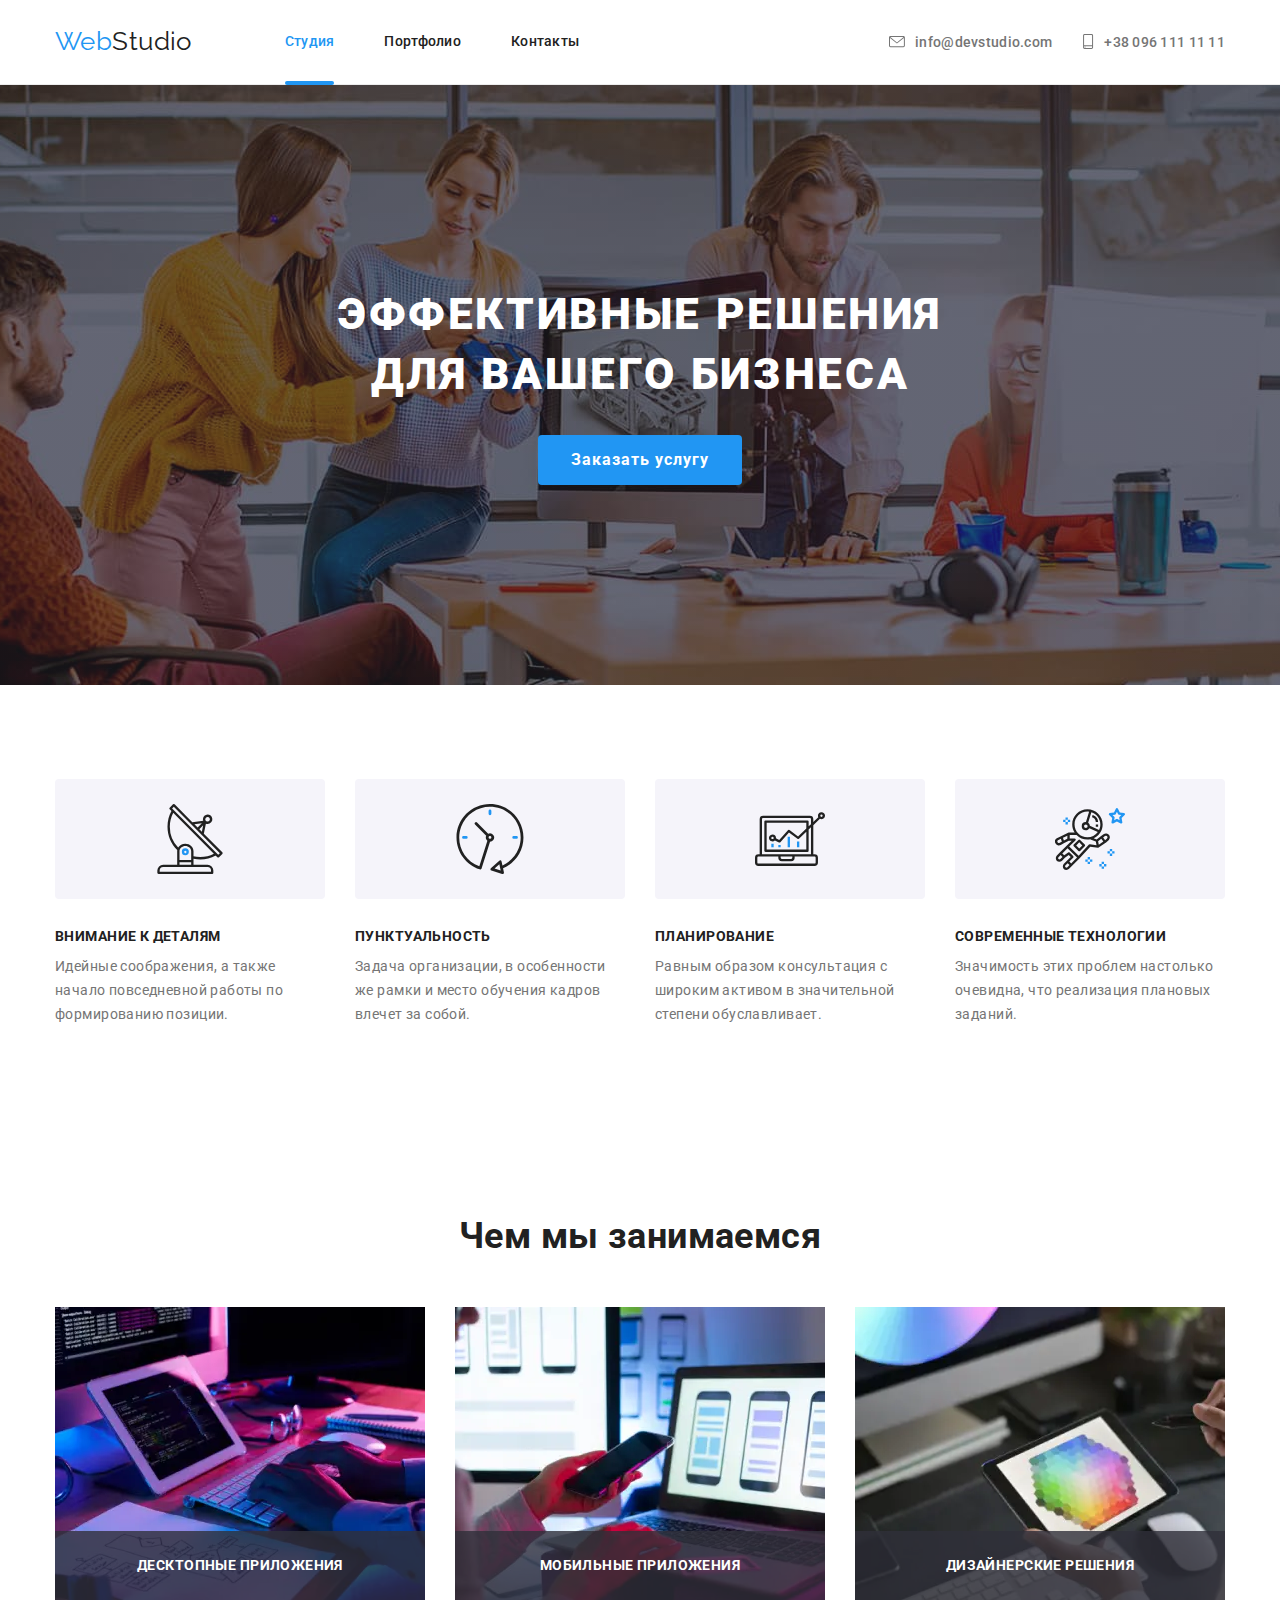
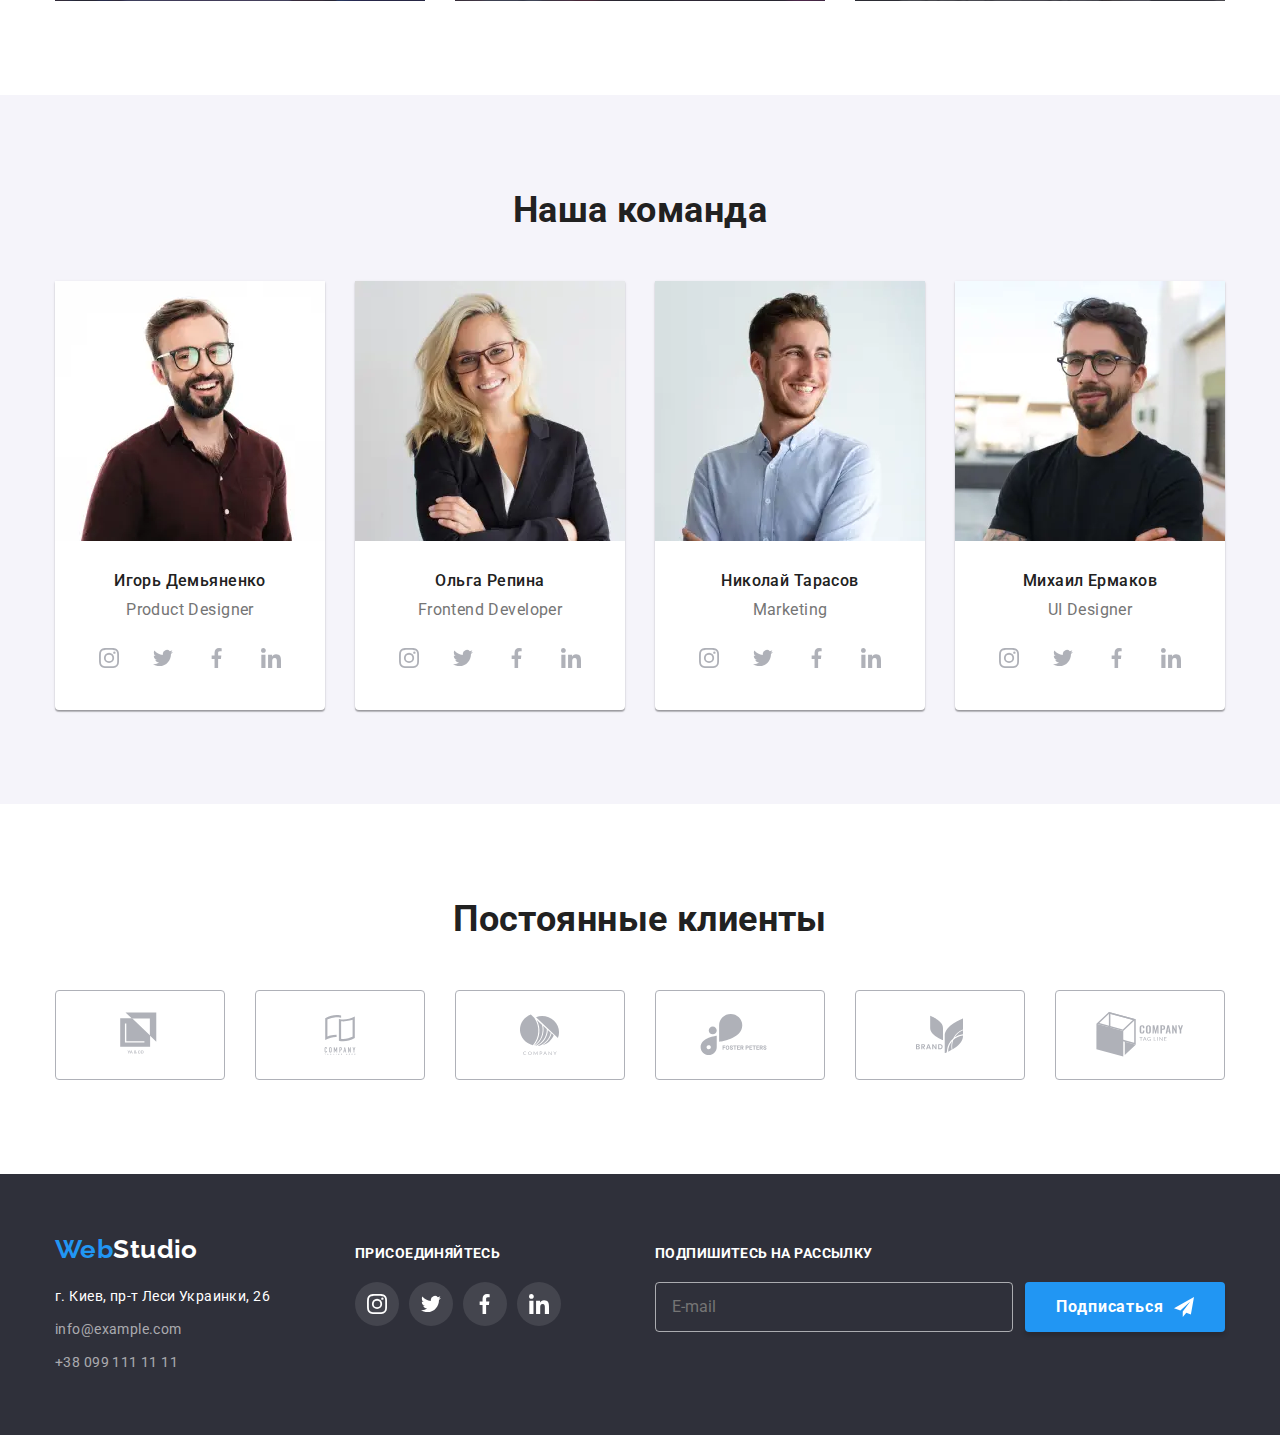
<file: index.html>
<!DOCTYPE html>
<html lang="ru">
<head>
    <meta charset="UTF-8">
    <meta name="viewport" content="width=device-width, initial-scale=1.0">
    <meta name="description" content="позови меня с собой, я приду сквозь злые ночи">
    <title>WebStudio</title>
    <link href="https://fonts.googleapis.com/css2?family=Raleway:wght@700&family=Roboto:wght@400;500;700;900&display=swap" 
    rel="stylesheet">
    <link rel="stylesheet" href="./css/main.min.css">
</head>

<body>
    <!-- шапка -->
    <header class="page-header">
      <div class="container header-box">
        <nav class="navigation">
            <a href="./index.html" class="logo"><span class="logo-part">Web</span>Studio</a>
            <div class="menu-container" data-menu>
              <ul class="nav-list">
                <li>
                  <a href="./index.html" class="nav-link current">Студия</a>
                </li>
                <li>
                  <a href="./portfolio.html" class="nav-link">Портфолио</a>
                </li>
                <li>
                  <a href="" class="nav-link">Контакты</a>
                </li>
              </ul>
              <ul class="contacts">
                <li>
                  <a href="mailto:info@devstudio.com" class="contacts-link">
                    <svg class="icon icon-envelope">
                      <use href="./images/svg/symbol-defs.svg#envelope"></use>
                    </svg>
                    <p>info@devstudio.com</p>
                  </a>
                </li>
                <li>
                  <a href="tel:+380961111111" class="contacts-link">
                    <svg class="icon icon-phone">
                      <use href="./images/svg/symbol-defs.svg#smartphone"></use>
                    </svg>
                    <p>+38 096 111 11 11</p>
                  </a>
                </li>
              </ul>
            </div>
            <button type="button" class="menu-btn" aria-expanded="false" data-menu-button>
              <svg class="menu-icon" width="40" height="40" aria-label="переключатель мобильного меню">
                <use href="./images/svg/symbol-defs.svg#menu" class="open-icon"></use>
                <use href="./images/svg/symbol-defs.svg#closemenu" class="close-icon"></use>
              </svg>
            </button>
        </nav>
      </div>
    </header>

    <main>
      <section class="hero overlay">
        <div class="container">
          <div>
            <h1 class="hero-title">Эффективные решения для вашего бизнеса</h1>
          <button type="button" class="primary-button hero-btn" data-modal-open>Заказать услугу</button>
          </div>
        </div>
      </section>

      <section class="section features-section">
      <div class="container">
        <h2 class="primary-title hidden">Особенности</h2>
          <ul class="features">
            <li class="list">
              <div class="features-logo">
                <svg class="icon">
                  <use href="./images/svg/symbol-defs.svg#antenna"></use>
                </svg>
              </div>
              <h3 class="section-title">Внимание к деталям</h3>
              <p>Идейные соображения, а также начало повседневной работы по формированию позиции.</p>
            </li>
            <li class="list">
              <div class="features-logo">
                <svg class="icon">
                  <use href="./images/svg/symbol-defs.svg#clock"></use>
                </svg>
              </div>
              <h3 class="section-title">Пунктуальность</h3>
              <p>Задача организации, в особенности же рамки и место обучения кадров влечет за собой.</p>
            </li>
            <li class="list">
              <div class="features-logo">
                <svg class="icon">
                  <use href="./images/svg/symbol-defs.svg#diagram"></use>
                </svg>
              </div>
              <h3 class="section-title">Планирование</h3>
              <p>Равным образом консультация с широким активом в значительной степени обуславливает.</p>
            </li>
            <li class="list">
              <div class="features-logo">
                <svg class="icon">
                  <use href="./images/svg/symbol-defs.svg#astronaut"></use>
                </svg>
              </div>
              <h3 class="section-title">Современные технологии</h3>
              <p>Значимость этих проблем настолько очевидна, что реализация плановых заданий.</p>
            </li>
          </ul>
      </div>
      </section>
        
      <section class="section actions-section">
        <div class="container">
          <h2 class="primary-title">Чем мы занимаемся</h2>
          <ul class="actions">
            <li class="list">
              <picture>
                <source srcset="./images/action1/action1.webp 1x, 
                ./images/action1/action1-2x.webp 2x"  type="image/webp">
                  <img srcset="./images/action1/action1.jpg 1x, 
                  ./images/action1/action1-2x.jpg 2x" 
                  src="./images/action1/action1.jpg" 
                  alt="монитор">
              </picture>
              <h3 class="section-title">Десктопные приложения</h3>
            </li>
            <li class="list">
              <picture>
                <source srcset="./images/action2/action2.webp 1x,
                ./images/action2/action2-2x.webp 2x"  type="image/webp">
                <img srcset="./images/action2/action2.jpg 1x,
                ./images/action2/action2-2x.jpg 2x" 
                src="./images/action2/action2.jpg" alt="смартфон">
              </picture>
              <h3 class="section-title">Мобильные приложения</h3>
            </li>
            <li class="list">
              <picture>
                <source srcset="./images/action3/action3.webp 1x,
                ./images/action3/action3-2x.webp 2x"  type="image/webp">
                <img srcset="./images/action3/action3.jpg 1x,
                  ./images/action3/action3-2x.jpg 2x" 
                  src="./images/action3/action3.jpg" 
                  alt="смартфон">
              </picture>
              <h3 class="section-title">Дизайнерские решения</h3>
            </li>
          </ul>
        </div>
      </section>

      <section class="section team-section">
        <div class="container">
          <h2 class="primary-title">Наша команда</h2>
          <ul class="team">
            <li class="card">
                <picture class="card-img">
                  <source srcset="./images/teamcard1/team1-1200.webp 1x, ./images/teamcard1/team1-1200-2x.webp 2x" media="(min-width: 1200px)" 
                    type="image/webp">
                  <source srcset="./images/teamcard1/team1-768.webp 1x, ./images/teamcard1/team1-768-2x.webp 2x" media="(min-width: 768px)"
                    type="image/webp">
                  <source srcset="./images/teamcard1/team1-480.webp 1x, ./images/teamcard1/team1-480-2x.webp 2x"
                    type="image/webp">
                    <source srcset="./images/teamcard1/team1-1200.jpg 1x, ./images/teamcard1/team1-1200-2x.jpg 2x"
                      media="(min-width: 1200px)" >
                    <source srcset="./images/teamcard1/team1-768.jpg 1x, ./images/teamcard1/team1-768-2x.jpg 2x"
                      media="(min-width: 768px)" >
                    <source srcset="./images/teamcard1/team1-480.jpg 1x, ./images/teamcard1/team1-480-2x.jpg 2x" >
                  <img src="./images/teamcard1/team1-1200.jpg" alt="герой нашего времени">
                </picture>
              <h3 class="title">Игорь Демьяненко</h3>
              <p>Product Designer</p>
              <ul class="team-socials">
                <li class="item">
                  <a href="https://www.instagram.com/" class="team-link" aria-label="логотип инстаграм">
                    <svg class="team-link-icon">
                      <use href="./images/svg/symbol-defs.svg#logo-insta"></use>
                    </svg>
                  </a>
                </li>
                <li class="item">
                  <a href="https://twitter.com/" class="team-link" aria-label="логотип твиттер">
                    <svg class="team-link-icon">
                      <use href="./images/svg/symbol-defs.svg#logo-twitter"></use>
                    </svg>
                  </a>
                </li>
                <li class="item">
                  <a href="https://www.facebook.com/" class="team-link" aria-label="логотип фейсбук">
                    <svg class="team-link-icon">
                      <use href="./images/svg/symbol-defs.svg#logo-fb"></use>
                    </svg>
                  </a>
                </li>
                <li class="item">
                  <a href="https://www.linkedin.com" class="team-link" aria-label="логотип линкедин">
                    <svg class="team-link-icon">
                      <use href="./images/svg/symbol-defs.svg#logo-in"></use>
                    </svg>
                  </a>
                </li>
             </ul> 
            </li>
            <li class="card">
              <div class="team-img">
                <picture class="card-img">
                  <source srcset="./images/teamcard2/team2-1200.webp 1x, ./images/teamcard2/team2-1200-2x.webp 2x"
                    media="(min-width: 1200px)" type="image/webp">
                  <source srcset="./images/teamcard2/team2-768.webp 1x, ./images/teamcard2/team2-768-2x.webp 2x"
                    media="(min-width: 768px)" type="image/webp">
                  <source srcset="./images/teamcard2/team2-480.webp 1x, ./images/teamcard2/team2-480-2x.webp 2x" type="image/webp">
                  <source srcset="./images/teamcard2/team2-1200.jpg 1x, ./images/teamcard2/team2-1200-2x.jpg 2x"
                    media="(min-width: 1200px)">
                  <source srcset="./images/teamcard2/team2-768.jpg 1x, ./images/teamcard2/team2-768-2x.jpg 2x" media="(min-width: 768px)">
                  <source srcset="./images/teamcard2/team2-480.jpg 1x, ./images/teamcard2/team2-480-2x.jpg 2x">
                  <img src="./images/teamcard2/team2-1200.jpg" alt="герой нашего времени">
                </picture>
              <h3 class="title">Ольга Репина</h3>
              <p>Frontend Developer</p>
              <ul class="team-socials">
                <li class="item">
                  <a href="https://www.instagram.com/" class="team-link" aria-label="логотип инстаграм">
                    <svg class="team-link-icon">
                      <use href="./images/svg/symbol-defs.svg#logo-insta"></use>
                    </svg>
                  </a>
                </li>
                <li class="item">
                  <a href="https://twitter.com/" class="team-link" aria-label="логотип твиттер">
                    <svg class="team-link-icon">
                      <use href="./images/svg/symbol-defs.svg#logo-twitter"></use>
                    </svg>
                  </a>
                </li>
                <li class="item">
                  <a href="https://www.facebook.com/" class="team-link" aria-label="логотип фейсбук">
                    <svg class="team-link-icon">
                      <use href="./images/svg/symbol-defs.svg#logo-fb"></use>
                    </svg>
                  </a>
                </li>
                <li class="item">
                  <a href="https://www.linkedin.com" class="team-link" aria-label="логотип линкедин">
                    <svg class="team-link-icon">
                      <use href="./images/svg/symbol-defs.svg#logo-in"></use>
                    </svg>
                  </a>
                </li>
             </ul> 
            </li>
            <li class="card">
              <div class="team-img">
                <picture class="card-img">
                  <source srcset="./images/teamcard3/team3-1200.webp 1x, ./images/teamcard3/team3-1200-2x.webp 2x"
                    media="(min-width: 1200px)" type="image/webp">
                  <source srcset="./images/teamcard3/team3-768.webp 1x, ./images/teamcard3/team3-768-2x.webp 2x"
                    media="(min-width: 768px)" type="image/webp">
                  <source srcset="./images/teamcard3/team3-480.webp 1x, ./images/teamcard3/team3-480-2x.webp 2x" type="image/webp">
                  <source srcset="./images/teamcard3/team3-1200.jpg 1x, ./images/teamcard3/team3-1200-2x.jpg 2x"
                    media="(min-width: 1200px)">
                  <source srcset="./images/teamcard3/team3-768.jpg 1x, ./images/teamcard3/team3-768-2x.jpg 2x" media="(min-width: 768px)">
                  <source srcset="./images/teamcard3/team3-480.jpg 1x, ./images/teamcard3/team3-480-2x.jpg 2x">
                  <img src="./images/teamcard3/team3-1200.jpg" alt="герой нашего времени">
                </picture>
              <h3 class="title">Николай Тарасов</h3>
              <p>Marketing</p>
              <ul class="team-socials">
                <li class="item">
                  <a href="https://www.instagram.com/" class="team-link" aria-label="логотип инстаграм">
                    <svg class="team-link-icon">
                      <use href="./images/svg/symbol-defs.svg#logo-insta"></use>
                    </svg>
                  </a>
                </li>
                <li class="item">
                  <a href="https://twitter.com/" class="team-link" aria-label="логотип твиттер">
                    <svg class="team-link-icon">
                      <use href="./images/svg/symbol-defs.svg#logo-twitter"></use>
                    </svg>
                  </a>
                </li>
                <li class="item">
                  <a href="https://www.facebook.com/" class="team-link" aria-label="логотип фейсбук">
                    <svg class="team-link-icon">
                      <use href="./images/svg/symbol-defs.svg#logo-fb"></use>
                    </svg>
                  </a>
                </li>
                <li class="item">
                  <a href="https://www.linkedin.com" class="team-link" aria-label="логотип линкедин">
                    <svg class="team-link-icon">
                      <use href="./images/svg/symbol-defs.svg#logo-in"></use>
                    </svg>
                  </a>
                </li>
             </ul> 
            </li>
            <li class="card">
              <div class="team-img">
                <picture class="card-img">
                  <source srcset="./images/teamcard4/team4-1200.webp 1x, ./images/teamcard4/team4-1200-2x.webp 2x"
                    media="(min-width: 1200px)" type="image/webp">
                  <source srcset="./images/teamcard4/team4-768.webp 1x, ./images/teamcard4/team4-768-2x.webp 2x"
                    media="(min-width: 768px)" type="image/webp">
                  <source srcset="./images/teamcard4/team4-480.webp 1x, ./images/teamcard4/team4-480-2x.webp 2x" type="image/webp">
                  <source srcset="./images/teamcard4/team4-1200.jpg 1x, ./images/teamcard4/team4-1200-2x.jpg 2x"
                    media="(min-width: 1200px)">
                  <source srcset="./images/teamcard4/team4-768.jpg 1x, ./images/teamcard4/team4-768-2x.jpg 2x" media="(min-width: 768px)">
                  <source srcset="./images/teamcard4/team4-480.jpg 1x, ./images/teamcard4/team4-480-2x.jpg 2x">
                  <img src="./images/teamcard4/team4-1200.jpg" alt="герой нашего времени">
                </picture>
              <h3 class="title">Михаил Ермаков</h3>
              <p>UI Designer</p>
              <ul class="team-socials">
                <li class="item">
                  <a href="https://www.instagram.com/" class="team-link" aria-label="логотип инстаграм">
                    <svg class="team-link-icon">
                      <use href="./images/svg/symbol-defs.svg#logo-insta"></use>
                    </svg>
                  </a>
                </li>
                <li class="item">
                  <a href="https://twitter.com/" class="team-link" aria-label="логотип твиттер">
                    <svg class="team-link-icon">
                      <use href="./images/svg/symbol-defs.svg#logo-twitter"></use>
                    </svg>
                  </a>
                </li>
                <li class="item">
                  <a href="https://www.facebook.com/" class="team-link" aria-label="логотип фейсбук">
                    <svg class="team-link-icon">
                      <use href="./images/svg/symbol-defs.svg#logo-fb"></use>
                    </svg>
                  </a>
                </li>
                <li class="item">
                  <a href="https://www.linkedin.com" class="team-link" aria-label="логотип линкедин">
                    <svg class="team-link-icon">
                      <use href="./images/svg/symbol-defs.svg#logo-in"></use>
                    </svg>
                  </a>
                </li>
             </ul>
          </ul>
        </div>
      </section>

      <section class="section clients">
        <div class="container">
          <h2 class="primary-title">Постоянные клиенты</h2>
          <ul class="clients-list">
            <li class="item">
              <a href="" class="clients-link" aria-label="сайт клиента" >
                <svg width="44", height="49" class="clients-link-icon">
                  <use href="./images/svg/symbol-defs.svg#client1">
                  </use>
                </svg>   
              </a>
            </li>
            <li class="item">
              <a href="" class="clients-link" aria-label="сайт клиента" >
                <svg width="40", height="52" class="clients-link-icon">
                  <use href="./images/svg/symbol-defs.svg#client2">
                  </use>
                </svg>  
              </a>
            </li>
            <li class="item">
              <a href="" class="clients-link" aria-label="сайт клиента" >
                <svg width="41", height="42" class="clients-link-icon">
                  <use href="./images/svg/symbol-defs.svg#client3">
                  </use>
                </svg>   
              </a>
            </li>
            <li class="item">
              <a href="" class="clients-link" aria-label="сайт клиента" >
                <svg width="80", height="42" class="clients-link-icon">
                  <use href="./images/svg/symbol-defs.svg#client4">
                  </use>
                </svg> 
              </a>
            </li>
            <li class="item">
              <a href="" class="clients-link" aria-label="сайт клиента" >
                <svg width="59", height="47" class="clients-link-icon">
                  <use href="./images/svg/symbol-defs.svg#client5">
                  </use>
                </svg> 
              </a>
            </li>
            <li class="item">
              <a href="" class="clients-link" aria-label="сайт клиента" >
                <svg width="88", height="45" class="clients-link-icon">
                  <use href="./images/svg/symbol-defs.svg#client6">
                  </use>
                </svg>   
              </a>
            </li>
          </ul>
        </div>
      </section>
    </main>

    <footer>
      <!-- адрес -->
      <div class="container footer-box">
        <div class="footer-address">
          <a href="./index.html" class="logo"><span class="logo-part">Web</span>Studio</a>
          <address class="address-container">
            <p class="text">г. Киев, пр-т Леси Украинки, 26</p>
            <span class="footer-contacts">
              <p class="text">info@example.com</p>
              <p class="text">+38 099 111 11 11</p>
            </span>
          </address>
        </div>
  <!-- ссылки на социальные сети -->
        <div class="footer-socials">
          <b class="subtitle">присоединяйтесь</b>
          <ul class="socials-list">
            <li class="item">
              <a href="https://www.instagram.com/" class="link" aria-label="логотип инстаграм">
                <svg class="icon">
                  <use href="./images/svg/symbol-defs.svg#logo-insta"></use>
                </svg>
              </a>
            </li>
            <li class="item">
              <a href="https://twitter.com/" class="link" aria-label="логотип твиттер">
                <svg class="icon">
                  <use href="./images/svg/symbol-defs.svg#logo-twitter"></use>
                </svg>
              </a>
            </li>
            <li class="item">
              <a href="https://www.facebook.com/" class="link" aria-label="логотип фейсбук">
                <svg class="icon">
                  <use href="./images/svg/symbol-defs.svg#logo-fb"></use>
                </svg>
              </a>
            </li>
            <li class="item">
              <a href="https://www.linkedin.com" class="link" aria-label="логотип линкедин">
                <svg class="icon">
                  <use href="./images/svg/symbol-defs.svg#logo-in"></use>
                </svg>
              </a>
            </li>
         </ul>
        </div>
  <!-- форма подписки на рассылку -->
        <div class="footer-mail">
          <b class="subtitle">Подпишитесь на рассылку</b>
          <form action="" class="form">
            <input type="email" name="email" class="footer-input" placeholder="E-mail" aria-label="форма подписки"/> 
            
            <button type="submit" class="primary-button submit-btn">
              Подписаться
              <svg class="button-icon">
                <use href="./images/svg/symbol-defs.svg#icon-send"></use>
              </svg>
            </button>
          </form>
          
        </div>
      </div>
    </footer>

    <div class="backdrop is-hidden" data-modal>
      <form class="modal" autocomplete="on">
        <b class="modal-title">Оставьте свои данные, мы вам перезвоним</b>
          <label class="form-field">
            <span class="label">Имя</span>
           <div class="input-field">
              <input type="name" name="user-name" class="form-input" />
              <svg class="icon">
                <use href="./images/svg/symbol-defs.svg#modal-name"></use>
              </svg>
           </div>
          </label>
          <label class="form-field">
            <span class="label">Телефон</span>
           <div class="input-field">
              <input type="tel" name="user-phone" class="form-input" />
              <svg class="icon">
                <use href="./images/svg/symbol-defs.svg#modal-tel"></use>
              </svg>
           </div>
          </label>
          <label class="form-field">
            <span class="label">Почта</span>
           <div class="input-field">
              <input type="email" name="user-mail" id="email" class="form-input" />
              <svg class="icon">
                <use href="./images/svg/symbol-defs.svg#modal-mail"></use>
              </svg>
           </div>
          </label>

          <label class="form-field comment-field">
            <span class="label">Комментарий</span>
            <textarea name="comment" placeholder="Введите текст"></textarea>
          </label>

        <label class="policy">
          <input type="checkbox" name="agreement" class="checkbox" required/>
          <span class="agreement">Соглашаюсь с рассылкой и принимаю <a href="">Условия договора</a></span>
        </label>
    
        <button type="submit" class="primary-button submit-btn">Отправить</button>
        <button class="button-close" data-modal-close>
          <svg class="icon" width="11" height="11" aria-label="закрыть модальное окно">
            <use href="./images/svg/symbol-defs.svg#close"></use>
          </svg>
        </button>
      </form>
    </div>
    <script src="./modal.js"></script>
    <script src="./menu.js"></script>
</body>
</html>
</file>
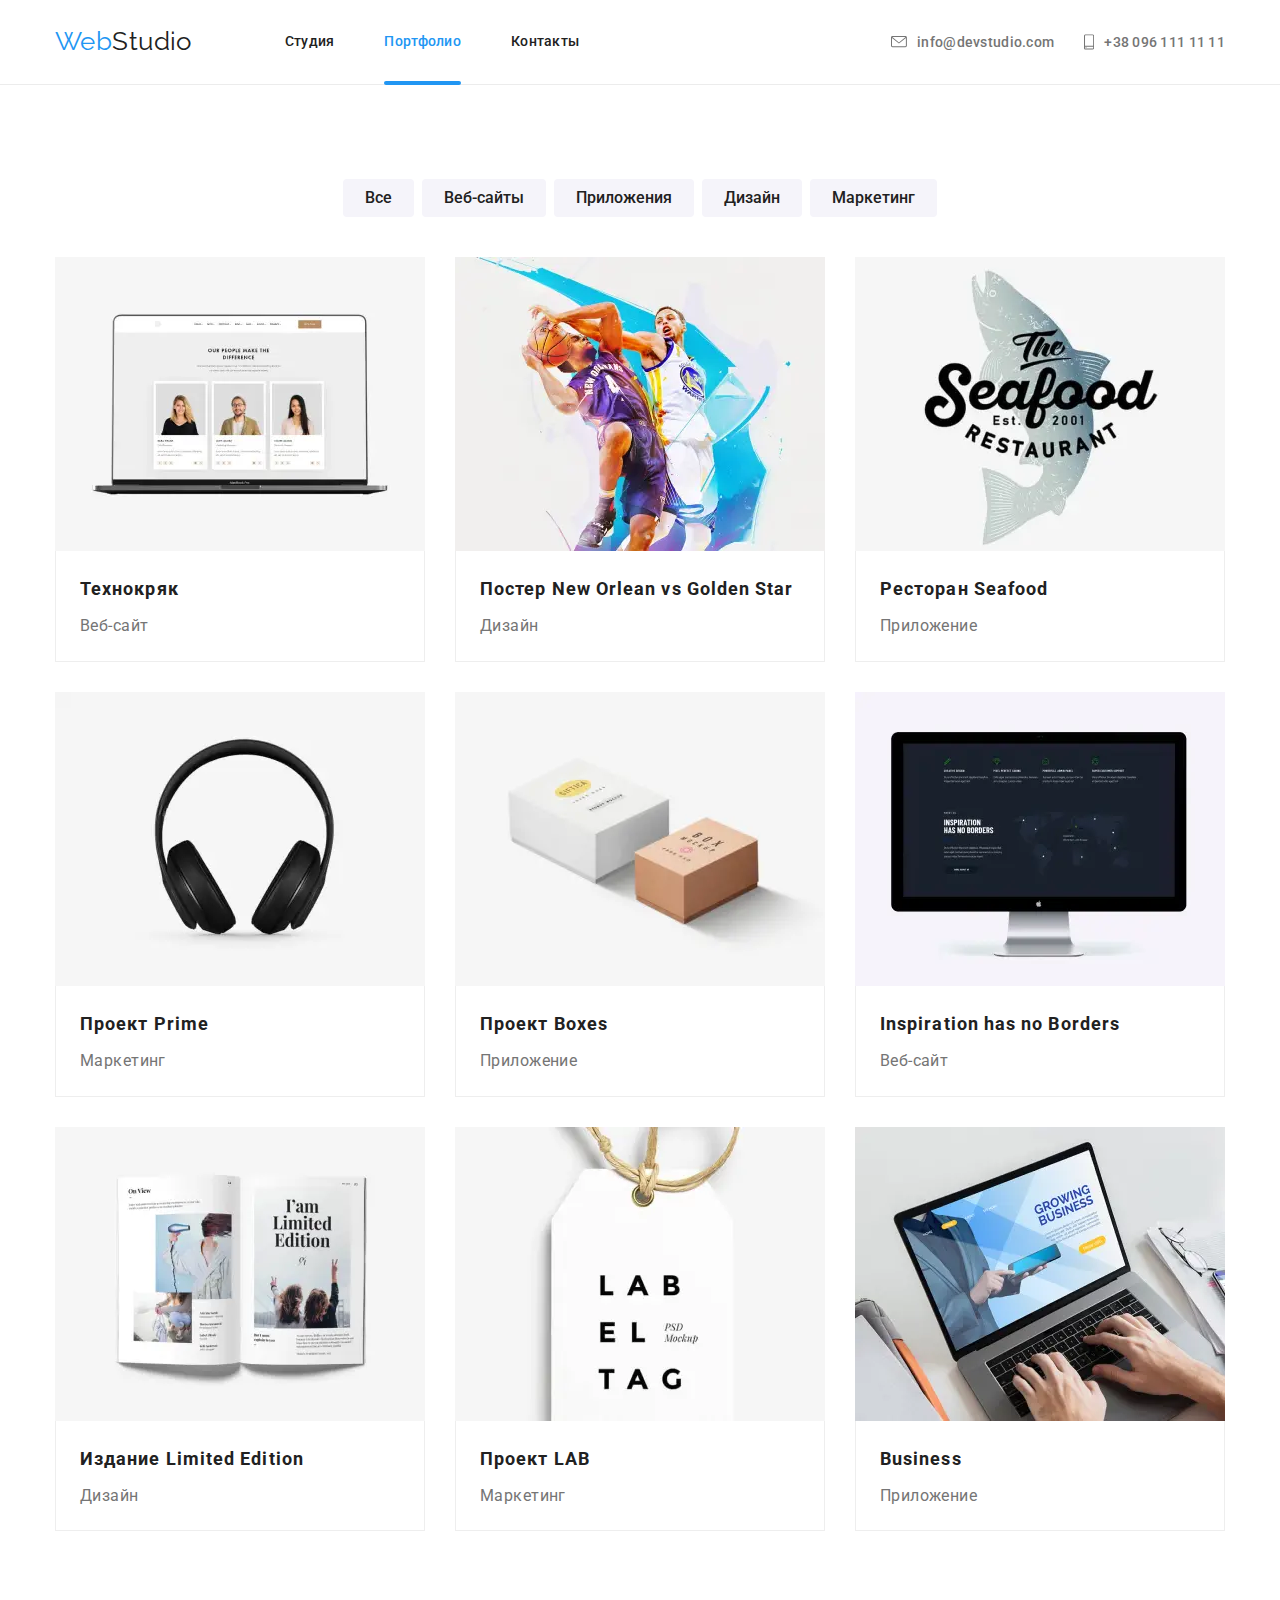
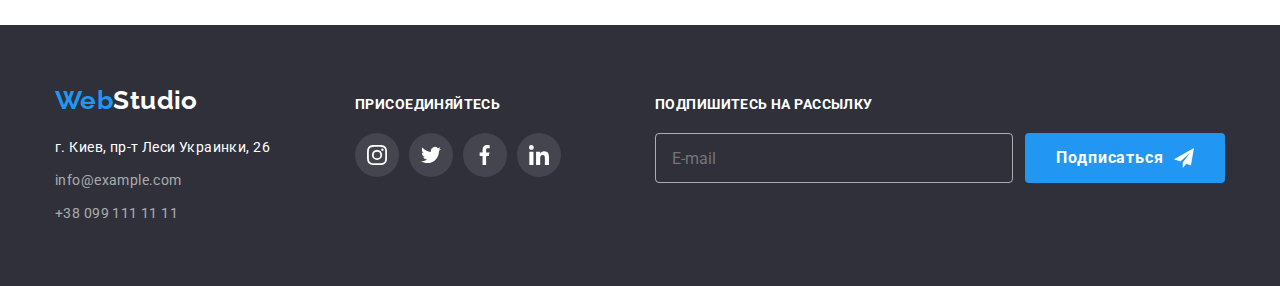
<file: portfolio.html>
<!DOCTYPE html>
<html lang="ru">
  <head>
    <meta charset="UTF-8" />
    <meta name="viewport" content="width=device-width, initial-scale=1.0" />
    <meta name="description" content="позови меня с собой, я приду сквозь злые ночи">
    <title>WebStudio</title>
    <link
      href="https://fonts.googleapis.com/css2?family=Raleway:wght@700&family=Roboto:wght@400;500;700;900&display=swap"
      rel="stylesheet"
    />
    <link rel="stylesheet" href="./css/portfolio.min.css" />
  </head>
  <body>
    <!-- шапка -->
      <header class="page-header">
        <div class="container header-box">
          <nav class="navigation">
            <a href="./index.html" class="logo"><span class="logo-part">Web</span>Studio</a>
            <div class="menu-container" data-menu>
              <ul class="nav-list">
                <li>
                  <a href="./index.html" class="nav-link">Студия</a>
                </li>
                <li>
                  <a href="./portfolio.html" class="nav-link  current">Портфолио</a>
                </li>
                <li>
                  <a href="" class="nav-link">Контакты</a>
                </li>
              </ul>
      
              <ul class="contacts">
                <li>
                  <a href="mailto:info@devstudio.com" class="contacts-link">
                    <svg class="icon" width="16" height="12">
                      <use href="./images/svg/symbol-defs.svg#envelope"></use>
                    </svg>
                    <p>info@devstudio.com</p>
                  </a>
                </li>
                <li>
                  <a href="tel:+380961111111" class="contacts-link">
                    <svg class="icon" width="10" height="16">
                      <use href="./images/svg/symbol-defs.svg#smartphone"></use>
                    </svg>
                    <p>+38 096 111 11 11</p>
                  </a>
                </li>
              </ul>
            </div>
            <button type="button" class="menu-btn" aria-expanded="false" data-menu-button>
              <svg class="menu-icon" width="40" height="40" aria-label="переключатель мобильного меню">
                <use href="./images/svg/symbol-defs.svg#menu" class="open-icon"></use>
                <use href="./images/svg/symbol-defs.svg#closemenu" class="close-icon"></use>
              </svg>
            </button>
          </nav>
      </header>
    <!-- фильтры -->
    <section class="section">
      <div class="container portfolio-btn">
        <h1 class="primary-title hidden">Портфолио</h1>
        <!-- фильтры -->
        <ul class="filter-buttons">
          <li class="item">
            <button type="button" class="btn">Все</button>
          </li>
          <li class="item">
            <button type="button" class="btn">Веб-сайты</button>
          </li>
          <li class="item">
            <button type="button" class="btn">Приложения</button>
          </li>
          <li class="item">
            <button type="button" class="btn">Дизайн</button>
          </li>
          <li class="item">
            <button type="button" class="btn">Маркетинг</button>
          </li>
        </ul>
      </div>
      <!-- примеры работ -->
      <div class="container portfolio">
        <ul class="examples">
          <li class="examples-item">
            <a href="" class="ex-link">
              <div class="ex-img">
              <picture class="img">
                <source srcset="./images/port1/port1-1200.webp 1x, ./images/port1/port1-1200-2x.webp 2x"
                  media="(min-width: 1200px)" type="image/webp">
                <source srcset="./images/port1/port1-768.webp 1x, ./images/port1/port1-768-2x.webp 2x"
                  media="(min-width: 768px)" type="image/webp">
                <source srcset="./images/port1/port1-480.webp 1x, ./images/port1/port1-480-2x.webp 2x" type="image/webp">
                <source srcset="./images/port1/port1-1200.jpg 1x, ./images/port1/port1-1200-2x.jpg 2x" media="(min-width: 1200px)">
                <source srcset="./images/port1/port1-768.jpg 1x, ./images/port1/port1-768-2x.jpg 2x" media="(min-width: 768px)">
                <source srcset="./images/port1/port1-480.jpg 1x, ./images/port1/port1-480">
                <img src="./images/port1/port1-1200.jpg" alt="best portfolio ever" >
              </picture>
                <p class="examples-overlay">
                  В этой версии программы исправлены старые баги и добавлены
                  новые.
                </p>
              </div>
              <div class="ex-meta"> 
                <h2 class="examples-title">Технокряк</h2>
                <p class="examples-category">Веб-сайт</p>
              </div>
            </a>
          </li>
          <li class="examples-item">
            <a href="" class="ex-link">
              <div class="ex-img">
                <picture class="img">
                  <source srcset="./images/port2/port2-1200.webp 1x, ./images/port2/port2-1200-2x.webp 2x" media="(min-width: 1200px)"
                    type="image/webp">
                  <source srcset="./images/port2/port2-768.webp 1x, ./images/port2/port2-768-2x.webp 2x" media="(min-width: 768px)"
                    type="image/webp">
                  <source srcset="./images/port2/port2-480.webp 1x, ./images/port2/port2-480-2x.webp 2x" type="image/webp">
                  <source srcset="./images/port2/port2-1200.jpg 1x, ./images/port2/port2-1200-2x.jpg 2x" media="(min-width: 1200px)">
                  <source srcset="./images/port2/port2-768.jpg 1x, ./images/port2/port2-768-2x.jpg 2x" media="(min-width: 768px)">
                  <source srcset="./images/port2/port2-480.jpg 1x, ./images/port2/port2-480">
                  <img src="./images/port2/port2-1200.jpg" alt="best portfolio ever">
                </picture>
                <p class="examples-overlay">
                  С утра моешься подогретой водой в тазике. Зато потом весь день
                  — брифинги, диджитал, интеграция бизнеса в технологии 21 века.
                </p>
              </div>
              <div class="ex-meta">
                <h2 class="examples-title">Постер New Orlean vs Golden Star</h2>
                <p class="examples-category">Дизайн</p>
              </div>
            </a>
          </li>
          <li class="examples-item">
            <a href="" class="ex-link">
              <div class="ex-img">
                <picture class="img">
                  <source srcset="./images/port3/port3-1200.webp 1x, ./images/port3/port3-1200-2x.webp 2x" media="(min-width: 1200px)"
                    type="image/webp">
                  <source srcset="./images/port3/port3-768.webp 1x, ./images/port3/port3-768-2x.webp 2x" media="(min-width: 768px)"
                    type="image/webp">
                  <source srcset="./images/port3/port3-480.webp 1x, ./images/port3/port3-480-2x.webp 2x" type="image/webp">
                  <source srcset="./images/port3/port3-1200.jpg 1x, ./images/port3/port3-1200-2x.jpg 2x" media="(min-width: 1200px)">
                  <source srcset="./images/port3/port3-768.jpg 1x, ./images/port3/port3-768-2x.jpg 2x" media="(min-width: 768px)">
                  <source srcset="./images/port3/port3-480.jpg 1x, ./images/port3/port3-480">
                  <img src="./images/port3/port3-1200.jpg" alt="best portfolio ever">
                </picture>
                <p class="examples-overlay">
                  Падает комп с 16-го этажа и думает: "Вот сейчас бы зависнуть"
                </p>
              </div>
              <div class="ex-meta">
                <h2 class="examples-title">Ресторан Seafood</h2>
                <p class="examples-category">Приложение</p>
              </div>
            </a>
          </li>
          <li class="examples-item">
            <a href="" class="ex-link">
              <div class="ex-img">
                <picture class="img">
                  <source srcset="./images/port4/port4-1200.webp 1x, ./images/port4/port4-1200-2x.webp 2x" media="(min-width: 1200px)"
                    type="image/webp">
                  <source srcset="./images/port4/port4-768.webp 1x, ./images/port4/port4-768-2x.webp 2x" media="(min-width: 768px)"
                    type="image/webp">
                  <source srcset="./images/port4/port4-480.webp 1x, ./images/port4/port4-480-2x.webp 2x" type="image/webp">
                  <source srcset="./images/port4/port4-1200.jpg 1x, ./images/port4/port4-1200-2x.jpg 2x" media="(min-width: 1200px)">
                  <source srcset="./images/port4/port4-768.jpg 1x, ./images/port4/port4-768-2x.jpg 2x" media="(min-width: 768px)">
                  <source srcset="./images/port4/port4-480.jpg 1x, ./images/port4/port4-480">
                  <img src="./images/port4/port4-1200.jpg" alt="best portfolio ever">
                </picture>
                <p class="examples-overlay">
                  Чувашские хакеры взломали трансформаторную будку, хакнули
                  несколько киловатт и испарились без следов.
                </p>
              </div>
              <div class="ex-meta">
                <h2 class="examples-title">Проект Prime</h2>
                <p class="examples-category">Маркетинг</p>
              </div>
            </a>
          </li>
          <li class="examples-item">
            <a href="" class="ex-link">
              <div class="ex-img">
                <picture class="img">
                  <source srcset="./images/port5/port5-1200.webp 1x, ./images/port5/port5-1200-2x.webp 2x" media="(min-width: 1200px)"
                    type="image/webp">
                  <source srcset="./images/port5/port5-768.webp 1x, ./images/port5/port5-768-2x.webp 2x" media="(min-width: 768px)"
                    type="image/webp">
                  <source srcset="./images/port5/port5-480.webp 1x, ./images/port5/port5-480-2x.webp 2x" type="image/webp">
                  <source srcset="./images/port5/port5-1200.jpg 1x, ./images/port5/port5-1200-2x.jpg 2x" media="(min-width: 1200px)">
                  <source srcset="./images/port5/port5-768.jpg 1x, ./images/port5/port5-768-2x.jpg 2x" media="(min-width: 768px)">
                  <source srcset="./images/port5/port5-480.jpg 1x, ./images/port5/port5-480">
                  <img src="./images/port5/port5-1200.jpg" alt="best portfolio ever">
                </picture>
                <p class="examples-overlay">
                  Слушай, я давно не писал ручкой. Ты не знаешь, где у нее можно
                  поменять раскладку с русской на английскую?
                </p>
              </div>
              <div class="ex-meta">
                <h2 class="examples-title">Проект Boxes</h2>
                <p class="examples-category">Приложение</p>
              </div>
            </a>
          </li>
          <li class="examples-item">
            <a href="" class="ex-link">
              <div class="ex-img">
                <picture class="img">
                  <source srcset="./images/port6/port6-1200.webp 1x, ./images/port6/port6-1200-2x.webp 2x" media="(min-width: 1200px)"
                    type="image/webp">
                  <source srcset="./images/port6/port6-768.webp 1x, ./images/port6/port6-768-2x.webp 2x" media="(min-width: 768px)"
                    type="image/webp">
                  <source srcset="./images/port6/port6-480.webp 1x, ./images/port6/port6-480-2x.webp 2x" type="image/webp">
                  <source srcset="./images/port6/port6-1200.jpg 1x, ./images/port6/port6-1200-2x.jpg 2x" media="(min-width: 1200px)">
                  <source srcset="./images/port6/port6-768.jpg 1x, ./images/port6/port6-768-2x.jpg 2x" media="(min-width: 768px)">
                  <source srcset="./images/port6/port6-480.jpg 1x, ./images/port6/port6-480">
                  <img src="./images/port6/port6-1200.jpg" alt="best portfolio ever">
                </picture>
                <p class="examples-overlay">
                  Решил занять у друга 1000 гривен, но для ровного счёта занял
                  1024.
                </p>
              </div>
              <div class="ex-meta">
                <h2 class="examples-title">Inspiration has no Borders</h2>
                <p class="examples-category">Веб-сайт</p>
              </div>
            </a>
          </li>
          <li class="examples-item">
            <a href="" class="ex-link">
              <div class="ex-img">
                <picture class="img">
                  <source srcset="./images/port7/port7-1200.webp 1x, ./images/port7/port7-1200-2x.webp 2x" media="(min-width: 1200px)"
                    type="image/webp">
                  <source srcset="./images/port7/port7-768.webp 1x, ./images/port7/port7-768-2x.webp 2x" media="(min-width: 768px)"
                    type="image/webp">
                  <source srcset="./images/port7/port7-480.webp 1x, ./images/port7/port7-480-2x.webp 2x" type="image/webp">
                  <source srcset="./images/port7/port7-1200.jpg 1x, ./images/port7/port7-1200-2x.jpg 2x" media="(min-width: 1200px)">
                  <source srcset="./images/port7/port7-768.jpg 1x, ./images/port7/port7-768-2x.jpg 2x" media="(min-width: 768px)">
                  <source srcset="./images/port7/port7-480.jpg 1x, ./images/port7/port7-480">
                  <img src="./images/port7/port7-1200.jpg" alt="best portfolio ever">
                </picture>
                <p class="examples-overlay">
                  Народная примета. Если вы видите сисадмина с чистой головой,
                  значит, недавно был дождь.
                </p>
              </div>
              <div class="ex-meta">
                <h2 class="examples-title">Издание Limited Edition</h2>
                <p class="examples-category">Дизайн</p>
              </div>
            </a>
          </li>
          <li class="examples-item">
            <a href="" class="ex-link">
              <div class="ex-img">
                <picture class="img">
                  <source srcset="./images/port8/port8-1200.webp 1x, ./images/port8/port8-1200-2x.webp 2x" media="(min-width: 1200px)"
                    type="image/webp">
                  <source srcset="./images/port8/port8-768.webp 1x, ./images/port8/port8-768-2x.webp 2x" media="(min-width: 768px)"
                    type="image/webp">
                  <source srcset="./images/port8/port8-480.webp 1x, ./images/port8/port8-480-2x.webp 2x" type="image/webp">
                  <source srcset="./images/port8/port8-1200.jpg 1x, ./images/port8/port8-1200-2x.jpg 2x" media="(min-width: 1200px)">
                  <source srcset="./images/port8/port8-768.jpg 1x, ./images/port8/port8-768-2x.jpg 2x" media="(min-width: 768px)">
                  <source srcset="./images/port8/port8-480.jpg 1x, ./images/port8/port8-480">
                  <img src="./images/port8/port8-1200.jpg" alt="best portfolio ever">
                </picture>
                <p class="examples-overlay">
                  Если бы я не был программистом, я, наверное, хирургом бы стал:
                  люблю, знаете ли, поковыряться во всякой фигне непонятной.
                </p>
              </div>
              <div class="ex-meta">
                <h2 class="examples-title">Проект LAB</h2>
                <p class="examples-category">Маркетинг</p>
              </div>
            </a>
          </li>
          <li class="examples-item">
            <a href="" class="ex-link">
              <div class="ex-img">
                <picture class="img">
                  <source srcset="./images/port9/port9-1200.webp 1x, ./images/port9/port9-1200-2x.webp 2x" media="(min-width: 1200px)"
                    type="image/webp">
                  <source srcset="./images/port9/port9-768.webp 1x, ./images/port9/port9-768-2x.webp 2x" media="(min-width: 768px)"
                    type="image/webp">
                  <source srcset="./images/port9/port9-480.webp 1x, ./images/port9/port9-480-2x.webp 2x" type="image/webp">
                    <source srcset="./images/port9/port9-1200.jpg 1x, ./images/port9/port9-1200-2x.jpg 2x" media="(min-width: 1200px)">
                    <source srcset="./images/port9/port9-768.jpg 1x, ./images/port9/port9-768-2x.jpg 2x" media="(min-width: 768px)">
                    <source srcset="./images/port9/port9-480.jpg 1x, ./images/port9/port9-480">
                  <img src="./images/port9/port9-1200.jpg" alt="best portfolio ever">
                </picture>
                <p class="examples-overlay">
                  Программисты на работе общаются двумя фразами: "непонятно" и
                  "вроде работает".
                </p>
              </div>
              <div class="ex-meta">
                <h2 class="examples-title">Business</h2>
                <p class="examples-category">Приложение</p>
              </div>
            </a>
          </li>
        </ul>
      </div>
    </section>
    <!-- футер -->
    <footer>
      <!-- адрес -->
      <div class="container footer-box">
        <div class="footer-address">
          <a href="./index.html" class="logo"
            ><span class="logo-part">Web</span>Studio</a
          >
          <address class="address-container">
            <p class="text">г. Киев, пр-т Леси Украинки, 26</p>
            <span class="footer-contacts">
              <p class="text">info@example.com</p>
              <p class="text">+38 099 111 11 11</p>
            </span>
          </address>
        </div>
        <!-- ссылки на социальные сети -->
      <div class="footer-socials">
        <b class="subtitle">присоединяйтесь</b>
        <ul class="socials-list">
          <li class="item">
            <a href="https://www.instagram.com/" class="link" aria-label="логотип инстаграм">
              <svg class="icon">
                <use href="./images/svg/symbol-defs.svg#logo-insta"></use>
              </svg>
            </a>
          </li>
          <li class="item">
            <a href="https://twitter.com/" class="link" aria-label="логотип твиттер">
              <svg class="icon">
                <use href="./images/svg/symbol-defs.svg#logo-twitter"></use>
              </svg>
            </a>
          </li>
          <li class="item">
            <a href="https://www.facebook.com/" class="link" aria-label="логотип фейсбук">
              <svg class="icon">
                <use href="./images/svg/symbol-defs.svg#logo-fb"></use>
              </svg>
            </a>
          </li>
          <li class="item">
            <a href="https://www.linkedin.com" class="link" aria-label="логотип линкедин">
              <svg class="icon">
                <use href="./images/svg/symbol-defs.svg#logo-in"></use>
              </svg>
            </a>
          </li>
        </ul>
      </div>
        <!-- форма подписки на рассылку -->
        <div class="footer-mail">
          <b class="subtitle">Подпишитесь на рассылку</b>
          <form action="" class="form">
            <input
              type="email"
              name="email"
              class="footer-input"
              placeholder="E-mail"
              aria-label="форма подписки"
            />

            <button type="submit" class="primary-button submit-btn">
              Подписаться
              <svg class="button-icon">
                <use href="./images/svg/symbol-defs.svg#icon-send"></use>
              </svg>
            </button>
          </form>
        </div>
      </div>
    </footer>

        <script src="./menu.js"></script>
  </body>
</html>
</file>
<file: css/main.min.css>
/*! normalize.css v8.0.1 | MIT License | github.com/necolas/normalize.css */html{line-height:1.15;-webkit-text-size-adjust:100%}body{margin:0}main{display:block}h1{font-size:2em;margin:0.67em 0}hr{-webkit-box-sizing:content-box;box-sizing:content-box;height:0;overflow:visible}pre{font-family:monospace, monospace;font-size:1em}a{background-color:transparent}abbr[title]{border-bottom:none;text-decoration:underline;-webkit-text-decoration:underline dotted;text-decoration:underline dotted}b,strong{font-weight:bolder}code,kbd,samp{font-family:monospace, monospace;font-size:1em}small{font-size:80%}sub,sup{font-size:75%;line-height:0;position:relative;vertical-align:baseline}sub{bottom:-0.25em}sup{top:-0.5em}img{border-style:none}button,input,optgroup,select,textarea{font-family:inherit;font-size:100%;line-height:1.15;margin:0}button,input{overflow:visible}button,select{text-transform:none}button,[type="button"],[type="reset"],[type="submit"]{-webkit-appearance:button}button::-moz-focus-inner,[type="button"]::-moz-focus-inner,[type="reset"]::-moz-focus-inner,[type="submit"]::-moz-focus-inner{border-style:none;padding:0}button:-moz-focusring,[type="button"]:-moz-focusring,[type="reset"]:-moz-focusring,[type="submit"]:-moz-focusring{outline:1px dotted ButtonText}fieldset{padding:0.35em 0.75em 0.625em}legend{-webkit-box-sizing:border-box;box-sizing:border-box;color:inherit;display:table;max-width:100%;padding:0;white-space:normal}progress{vertical-align:baseline}textarea{overflow:auto}[type="checkbox"],[type="radio"]{-webkit-box-sizing:border-box;box-sizing:border-box;padding:0}[type="number"]::-webkit-inner-spin-button,[type="number"]::-webkit-outer-spin-button{height:auto}[type="search"]{-webkit-appearance:textfield;outline-offset:-2px}[type="search"]::-webkit-search-decoration{-webkit-appearance:none}::-webkit-file-upload-button{-webkit-appearance:button;font:inherit}details{display:block}summary{display:list-item}template{display:none}[hidden]{display:none}html{-webkit-box-sizing:border-box;box-sizing:border-box}*,*::before,*::after{-webkit-box-sizing:inherit;box-sizing:inherit}body{color:#757575;background-color:#fff;font-family:Roboto, sans-serif;font-size:14px;letter-spacing:0.03em;margin:0}ul{list-style-type:none;padding:0;margin:0}a{text-decoration:none;display:block}img{display:block;max-width:100%;height:auto}.container{margin-left:auto;margin-right:auto;padding:0px 15px}@media screen and (min-width: 480px){.container{width:480px}}@media screen and (min-width: 768px){.container{width:768px}}@media screen and (min-width: 1200px){.container{width:1200px}}.section:not(:first-child){padding-top:60px;padding-bottom:60px}@media screen and (min-width: 1200px){.section:not(:first-child){padding-top:94px;padding-bottom:94px}}.primary-button{display:-webkit-box;display:-ms-flexbox;display:flex;-webkit-box-align:center;-ms-flex-align:center;align-items:center;-webkit-box-pack:center;-ms-flex-pack:center;justify-content:center;margin-left:auto;margin-right:auto;padding:10px 29px;min-width:200px;height:50px;color:#fff;background-color:#2196f3;font-family:inherit;font-size:16px;font-weight:700;line-height:1.87;letter-spacing:0.06em;border:1px solid transparent;border-radius:4px;cursor:pointer;-webkit-transition:color 250ms cubic-bezier(0.4, 0, 0.2, 1),background-color 250ms cubic-bezier(0.4, 0, 0.2, 1);transition:color 250ms cubic-bezier(0.4, 0, 0.2, 1),background-color 250ms cubic-bezier(0.4, 0, 0.2, 1)}.primary-button:hover,.primary-button:focus{color:#2196f3;background-color:#fff}.primary-title{margin-top:0;margin-bottom:30px;color:#212121;font-size:28px;font-weight:700;line-height:1.178;text-align:center}@media screen and (min-width: 1200px){.primary-title{margin-bottom:50px;font-size:36px}}.hidden{position:absolute !important;clip:rect(1px 1px 1px 1px);clip:rect(1px 1px 1px 1px);padding:0 !important;border:0 !important;height:0 !important;width:0 !important;overflow:hidden}.page-header{position:relative;z-index:99;background-color:#fff;border-bottom:1px solid #ececec}.navigation{display:-webkit-box;display:-ms-flexbox;display:flex;-webkit-box-pack:justify;-ms-flex-pack:justify;justify-content:space-between;-webkit-box-align:center;-ms-flex-align:center;align-items:center}.logo{display:block;padding-top:16px;padding-bottom:16px;color:#212121;font-family:Raleway,sans-serif;font-size:24px;line-height:1.16}.logo-part{color:#2196f3}@media screen and (min-width: 768px){.logo{padding-top:26px;padding-bottom:26px}}@media screen and (min-width: 1200px){.logo{font-size:26px;line-height:1.19}}@media screen and (max-width: 767px){.menu-container{position:absolute;top:100%;left:0;width:100%;padding:60px 10px;text-align:center;background-color:#fff;-webkit-box-shadow:0px 4px 8px rgba(0,0,0,0.04),0px 2px 4px rgba(0,0,0,0.08),0px 1px 3px rgba(0,0,0,0.16);box-shadow:0px 4px 8px rgba(0,0,0,0.04),0px 2px 4px rgba(0,0,0,0.08),0px 1px 3px rgba(0,0,0,0.16);visibility:hidden;z-index:-1;pointer-events:none;-webkit-transform:translateY(-100%);transform:translateY(-100%);-webkit-transition:visibility 300ms linear, -webkit-transform 200ms linear;transition:visibility 300ms linear, -webkit-transform 200ms linear;transition:transform 200ms linear, visibility 300ms linear;transition:transform 200ms linear, visibility 300ms linear, -webkit-transform 200ms linear}.menu-container.is-open{-webkit-transform:translateY(0);transform:translateY(0);visibility:visible;pointer-events:initial}}@media screen and (min-width: 768px){.menu-container{display:-webkit-box;display:-ms-flexbox;display:flex;-webkit-box-align:center;-ms-flex-align:center;align-items:center;-webkit-box-flex:1;-ms-flex-positive:1;flex-grow:1}}@media screen and (max-width: 767px){.nav-list{margin-bottom:60px;margin-left:auto;margin-right:auto}.nav-list li+li{margin-top:40px}}@media screen and (min-width: 768px){.nav-list{display:-webkit-box;display:-ms-flexbox;display:flex;-webkit-box-align:center;-ms-flex-align:center;align-items:center;margin-left:auto;margin-right:auto}.nav-list li+li{margin-left:50px}}@media screen and (min-width: 1200px){.nav-list{margin-left:93px}}.nav-link{position:relative;display:inline-block;font-size:18px;font-weight:500;line-height:1.17;letter-spacing:0.02em;color:#212121;-webkit-transition:color 250ms cubic-bezier(0.4, 0, 0.2, 1);transition:color 250ms cubic-bezier(0.4, 0, 0.2, 1)}.nav-link:hover,.nav-link:focus,.nav-link.current{color:#2196f3}.nav-link.current::after{position:absolute;bottom:-8px;content:"";display:block;width:100%;height:4px;border-radius:2px;background-color:#2196f3}@media screen and (min-width: 768px){.nav-link{padding:32px 0px;font-size:14px;line-height:1.42}.nav-link.current::after{bottom:-1px}}@media screen and (max-width: 1199px){.contacts li+li{margin-top:10px}}@media screen and (max-width: 767px){.contacts li+li{margin-top:16px}}@media screen and (min-width: 1200px){.contacts{display:-webkit-box;display:-ms-flexbox;display:flex;text-align:center}.contacts li+li{margin-left:30px}}.contacts-link{display:-webkit-inline-box;display:-ms-inline-flexbox;display:inline-flex;-webkit-box-align:baseline;-ms-flex-align:baseline;align-items:baseline;color:#757575;font-weight:500;line-height:1.17;letter-spacing:0.02em;font-size:18px;-webkit-transition:color 250ms cubic-bezier(0.4, 0, 0.2, 1);transition:color 250ms cubic-bezier(0.4, 0, 0.2, 1)}.contacts-link:hover,.contacts-link:focus{color:#2196f3}.contacts-link p{margin:0}.contacts-link .icon{display:inline-block;margin-right:10px;fill:currentColor}@media screen and (min-width: 768px){.contacts-link{display:-webkit-box;display:-ms-flexbox;display:flex;-webkit-box-align:center;-ms-flex-align:center;align-items:center;font-size:12px}}@media screen and (min-width: 1200px){.contacts-link{font-size:14px}}.icon-envelope{width:16px;height:12px}@media screen and (min-width: 768px) and (max-width: 1199px){.icon-envelope{width:14px;height:10px}}.icon-phone{width:12px;height:15px}@media screen and (min-width: 768px) and (max-width: 1199px){.icon-phone{width:10px;height:14px}}@media screen and (max-width: 767px){.menu-btn{display:-webkit-inline-box;display:-ms-inline-flexbox;display:inline-flex;padding:0;color:#212121;background-color:#fff;background-origin:border-box;border:none}.menu-btn:hover,.menu-btn:focus{color:#2196f3}.menu-btn .open-icon{display:block}.menu-btn .close-icon{display:none}.menu-icon{fill:currentColor}.menu-btn.is-open .open-icon{display:none}.menu-btn.is-open .close-icon{display:block}}@media screen and (min-width: 768px){.menu-btn{display:none}}.hero{width:100%;height:400px;padding:118px 0px;background-color:#c4c4c4;background-position:center;background-repeat:no-repeat;background-size:cover}@media screen and (max-width: 767px){.hero{background-image:-webkit-gradient(linear, left top, right top, from(rgba(47,48,58,0.4)), to(rgba(47,48,58,0.4))),url(../images/hero-bg/header480.jpg);background-image:linear-gradient(to right, rgba(47,48,58,0.4), rgba(47,48,58,0.4)),url(../images/hero-bg/header480.jpg)}}@media screen and (max-width: 767px) and (min-device-pixel-ratio: 2), screen and (max-width: 767px) and (-webkit-min-device-pixel-ratio: 2), screen and (max-width: 767px) and (min-resolution: 192dpi), screen and (max-width: 767px) and (min-resolution: 2dppx){.hero{background-image:-webkit-gradient(linear, left top, right top, from(rgba(47,48,58,0.4)), to(rgba(47,48,58,0.4))),url(../images/hero-bg/header480-2x.jpg);background-image:linear-gradient(to right, rgba(47,48,58,0.4), rgba(47,48,58,0.4)),url(../images/hero-bg/header480-2x.jpg)}}@media screen and (min-width: 768px){.hero{background-image:-webkit-gradient(linear, left top, right top, from(rgba(47,48,58,0.4)), to(rgba(47,48,58,0.4))),url(../images/hero-bg/header768.jpg);background-image:linear-gradient(to right, rgba(47,48,58,0.4), rgba(47,48,58,0.4)),url(../images/hero-bg/header768.jpg)}}@media screen and (min-width: 768px) and (min-device-pixel-ratio: 2), screen and (min-width: 768px) and (-webkit-min-device-pixel-ratio: 2), screen and (min-width: 768px) and (min-resolution: 192dpi), screen and (min-width: 768px) and (min-resolution: 2dppx){.hero{background-image:-webkit-gradient(linear, left top, right top, from(rgba(47,48,58,0.4)), to(rgba(47,48,58,0.4))),url(../images/hero-bg/header768-2x.jpg);background-image:linear-gradient(to right, rgba(47,48,58,0.4), rgba(47,48,58,0.4)),url(../images/hero-bg/header768-2x.jpg)}}@media screen and (min-width: 1200px){.hero{max-width:1600px;height:600px;margin-left:auto;margin-right:auto;padding:200px 0px;background-image:-webkit-gradient(linear, left top, right top, from(rgba(47,48,58,0.4)), to(rgba(47,48,58,0.4))),url(../images/hero-bg/header1200.jpg);background-image:linear-gradient(to right, rgba(47,48,58,0.4), rgba(47,48,58,0.4)),url(../images/hero-bg/header1200.jpg)}}@media screen and (min-width: 1200px) and (min-device-pixel-ratio: 2), screen and (min-width: 1200px) and (-webkit-min-device-pixel-ratio: 2), screen and (min-width: 1200px) and (min-resolution: 192dpi), screen and (min-width: 1200px) and (min-resolution: 2dppx){.hero{background-image:-webkit-gradient(linear, left top, right top, from(rgba(47,48,58,0.4)), to(rgba(47,48,58,0.4))),url(../images/hero-bg/header1200-2x.jpg);background-image:linear-gradient(to right, rgba(47,48,58,0.4), rgba(47,48,58,0.4)),url(../images/hero-bg/header1200-2x.jpg)}}.hero-title{margin-left:auto;margin-right:auto;margin-top:0;margin-bottom:0;color:#fff;font-weight:900;letter-spacing:0.06em;text-transform:uppercase;text-align:center}@media screen and (max-width: 1199px){.hero-title{max-width:360px;font-size:26px;line-height:1.62}}@media screen and (min-width: 1200px){.hero-title{width:696px;font-size:44px;line-height:1.36}}.hero-btn{padding:0px 32px;margin-left:auto;margin-right:auto;margin-top:30px}.backdrop{z-index:120;position:fixed;top:0;left:0;width:100%;height:100%;background-color:rgba(0,0,0,0.2);opacity:1;-webkit-transform:scale(1);transform:scale(1);-webkit-transition:opacity 500ms cubic-bezier(0.4, 0, 0.2, 1);transition:opacity 500ms cubic-bezier(0.4, 0, 0.2, 1);overflow-y:scroll}.backdrop.is-hidden{opacity:0;pointer-events:none}body.modal-open{overflow:hidden}@media screen and (min-width: 1200px){.features-section{display:block;padding-bottom:0}}.features{margin-left:auto;margin-right:auto}@media screen and (min-width: 768px){.features{margin:-15px;display:-webkit-box;display:-ms-flexbox;display:flex;-ms-flex-wrap:wrap;flex-wrap:wrap}}.features .section-title{margin-top:30px;margin-bottom:10px;font-size:14px;font-weight:700;line-height:1.14;color:#212121;text-transform:uppercase}@media screen and (max-width: 767px){.features .section-title{text-align:center}}.features .list{width:100%;margin-left:auto;margin-right:auto}@media screen and (max-width: 767px){.features .list:last-child{margin-bottom:0}}@media screen and (min-width: 480px){.features .list{width:450px;margin-bottom:30px}}@media screen and (min-width: 768px){.features .list{width:calc(50% - 30px);margin:15px}}@media screen and (min-width: 768px) and (min-width: 1200px){.features .list{width:calc((100% - 120px) / 4)}}.features .list p{margin-top:0;margin-bottom:0;line-height:1.71}.features-logo{display:-webkit-box;display:-ms-flexbox;display:flex;-webkit-box-pack:center;-ms-flex-pack:center;justify-content:center;-webkit-box-align:center;-ms-flex-align:center;align-items:center;width:100%;height:120px;background-color:#f5f4fa;border-radius:4px}.features-logo .icon{width:70px;height:70px}@media screen and (max-width: 1199px){.actions-section{display:none}}.actions{display:-webkit-box;display:-ms-flexbox;display:flex;margin:-15px}.actions .list{position:relative;width:calc((100% - 90px) / 3);margin:15px}.actions .section-title{position:absolute;bottom:0;left:0;right:0;margin:0;padding:27px 0px;text-align:center;text-transform:uppercase;font-size:14px;font-weight:700;line-height:1.14;color:#fff;background-color:rgba(47,48,58,0.8)}.team-section{background-color:#f5f4fa}.team{text-align:center}@media screen and (min-width: 768px){.team{display:-webkit-box;display:-ms-flexbox;display:flex;-ms-flex-wrap:wrap;flex-wrap:wrap;margin:-15px}}.card{max-width:100%;background-color:#fff;-webkit-box-shadow:0px 1px 3px rgba(0,0,0,0.12),0px 1px 1px rgba(0,0,0,0.14),0px 2px 1px rgba(0,0,0,0.2);box-shadow:0px 1px 3px rgba(0,0,0,0.12),0px 1px 1px rgba(0,0,0,0.14),0px 2px 1px rgba(0,0,0,0.2);border-radius:0px 0px 4px 4px}@media screen and (max-width: 767px){.card{margin-bottom:30px;width:450px}.card:last-child{margin-bottom:0}}@media screen and (min-width: 768px){.card{width:calc(50% - 30px);margin:15px}}@media screen and (min-width: 1200px){.card{max-width:calc(25% - 30px)}}.card-img{background-size:cover}@media screen and (max-width: 767px){.card-img{width:450px;height:460px}}@media screen and (min-width: 768px){.card-img{width:354px;height:374px}}@media screen and (min-width: 1200px){.card-img{width:270px;height:260px}}.card .title{margin-top:30px;margin-bottom:10px;color:#212121;font-weight:500;font-size:16px;line-height:1.19}.card p{margin-top:0;margin-bottom:0;font-size:16px;font-weight:400;line-height:1.19}.team-socials{display:-webkit-box;display:-ms-flexbox;display:flex;-webkit-box-pack:center;-ms-flex-pack:center;justify-content:center;margin-top:16px;margin-left:auto;margin-right:auto}@media screen and (min-width: 480px){.team-socials li+li{margin-left:10px}}.team-link{display:-webkit-box;display:-ms-flexbox;display:flex;-webkit-box-pack:center;-ms-flex-pack:center;justify-content:center;-webkit-box-align:center;-ms-flex-align:center;align-items:center;margin-bottom:24px;width:44px;height:44px;color:#afb1b8;border-radius:50%;-webkit-transition:color 250ms cubic-bezier(0.4, 0, 0.2, 1),background-color 250ms cubic-bezier(0.4, 0, 0.2, 1);transition:color 250ms cubic-bezier(0.4, 0, 0.2, 1),background-color 250ms cubic-bezier(0.4, 0, 0.2, 1)}.team-link:hover,.team-link:focus{color:#fff;background-color:#2196f3}.team-link-icon{width:20px;height:20px;fill:currentColor}@media screen and (min-width: 1200px){.team-link{margin-bottom:30px}}.clients-list{display:block}@media screen and (max-width: 479px){.clients-list li+li{margin-top:30px}}@media screen and (min-width: 480px){.clients-list{display:-webkit-box;display:-ms-flexbox;display:flex;-ms-flex-wrap:wrap;flex-wrap:wrap;margin:-15px}}.clients-list .item{height:90px}@media screen and (min-width: 480px){.clients-list .item{min-width:calc(50% - 30px);margin:15px}}@media screen and (min-width: 768px){.clients-list .item{min-width:calc((100% - 90px) / 3)}}@media screen and (min-width: 1200px){.clients-list .item{min-width:calc((100% - 180px) / 6)}}.clients-link{display:-webkit-box;display:-ms-flexbox;display:flex;-webkit-box-pack:center;-ms-flex-pack:center;justify-content:center;-webkit-box-align:center;-ms-flex-align:center;align-items:center;border:1px solid #afb1b8;border-radius:4px;-webkit-transition:color 250ms cubic-bezier(0.4, 0, 0.2, 1),border-color 250ms cubic-bezier(0.4, 0, 0.2, 1);transition:color 250ms cubic-bezier(0.4, 0, 0.2, 1),border-color 250ms cubic-bezier(0.4, 0, 0.2, 1);width:100%;height:100%;overflow:hidden;color:#afb1b8}.clients-link:hover,.clients-link:focus{color:#2196f3;border-color:#2196f3}.clients-link-icon{fill:currentColor}footer{padding-top:60px;padding-bottom:60px;color:#fff;background-color:#2f303a;font-size:14px;line-height:1.14;text-transform:uppercase;text-align:center}.footer-box{display:block}.footer-box .subtitle{font-weight:700}@media screen and (min-width: 768px){.footer-box{display:-webkit-box;display:-ms-flexbox;display:flex;-ms-flex-wrap:wrap;flex-wrap:wrap;-webkit-box-pack:center;-ms-flex-pack:center;justify-content:center;-webkit-box-align:baseline;-ms-flex-align:baseline;align-items:baseline}}@media screen and (min-width: 1200px){.footer-box{-webkit-box-pack:justify;-ms-flex-pack:justify;justify-content:space-between;-ms-flex-wrap:nowrap;flex-wrap:nowrap}}.footer-address{margin-bottom:60px}.footer-address .logo{padding:0;margin-top:0;margin-bottom:20px;color:#fff;font-family:Raleway,sans-serif;font-weight:700;font-size:24px;line-height:1.17;text-transform:none}@media screen and (min-width: 768px){.footer-address{width:calc(50%-15px);margin-right:165px}}@media screen and (min-width: 1200px){.footer-address{width:calc(25% - 30px);margin-right:0;text-align:left;margin-bottom:0}.footer-address .logo{font-size:26px;line-height:1.19}}.address-container{font-style:normal;font-weight:400;font-size:14px;text-transform:none;line-height:1.71}.address-container .text{margin-top:0;margin-bottom:8px}@media screen and (min-width: 1200px){.address-container .text{margin-bottom:9px}}.address-container .text:last-child{margin-bottom:0}.footer-contacts{color:rgba(255,255,255,0.6)}.footer-socials{margin-bottom:60px}@media screen and (min-width: 768px){.footer-socials{width:calc(50%-15px)}}@media screen and (min-width: 1200px){.footer-socials{margin-bottom:0;width:calc(25% - 30px);text-align:left}}.socials-list{display:-webkit-box;display:-ms-flexbox;display:flex;-webkit-box-pack:center;-ms-flex-pack:center;justify-content:center;margin-top:20px}@media screen and (min-width: 1200px){.socials-list{-webkit-box-pack:start;-ms-flex-pack:start;justify-content:flex-start}}.socials-list .item:not(:last-child){margin-right:10px}.socials-list .link{display:-webkit-box;display:-ms-flexbox;display:flex;-webkit-box-pack:center;-ms-flex-pack:center;justify-content:center;-webkit-box-align:center;-ms-flex-align:center;align-items:center;width:44px;height:44px;border-radius:50%;color:#fff;background-color:rgba(255,255,255,0.1);-webkit-transition:background-color 250ms cubic-bezier(0.4, 0, 0.2, 1);transition:background-color 250ms cubic-bezier(0.4, 0, 0.2, 1)}.socials-list .link:hover,.socials-list .link:focus{background-color:#2196f3}.socials-list .link .icon{width:20px;height:20px;fill:currentColor}.footer-mail{display:block}@media screen and (max-width: 1199px){.footer-mail{width:100%}}@media screen and (min-width: 1200px){.footer-mail{text-align:left;width:calc(50% - 15px)}}.form{width:100%;margin-top:20px}@media screen and (max-width: 1199px){.form{max-width:450px;margin-left:auto;margin-right:auto}}@media screen and (min-width: 1200px){.form{display:-webkit-box;display:-ms-flexbox;display:flex;-webkit-box-pack:justify;-ms-flex-pack:justify;justify-content:space-between}.form .submit-btn{margin-right:0}}.footer-input{width:100%;height:50px;padding-left:16px;margin-bottom:20px;font-size:16px;font-weight:400;line-height:1.25;text-transform:none;background-color:transparent;color:rgba(255,255,255,0.6);border:1px solid rgba(255,255,255,0.6);border-radius:4px}.footer-input:focus{border-color:#2196f3;outline:none}@media screen and (min-width: 1200px){.footer-input{max-width:358px;margin-bottom:0}}.button-icon{width:20px;height:20px;margin-left:10px;fill:currentColor}.backdrop{z-index:120;position:fixed;top:0;left:0;width:100%;height:100%;background-color:rgba(0,0,0,0.2);opacity:1;-webkit-transform:scale(1);transform:scale(1);-webkit-transition:opacity 500ms cubic-bezier(0.4, 0, 0.2, 1);transition:opacity 500ms cubic-bezier(0.4, 0, 0.2, 1);overflow-y:scroll}.backdrop.is-hidden{opacity:0;pointer-events:none}body.modal-open{overflow:hidden}.modal{margin:15px;-webkit-transform:scale(1);transform:scale(1);padding:40px;background:#fff;-webkit-box-shadow:0px 1px 3px rgba(0,0,0,0.12),0px 1px 1px rgba(0,0,0,0.14),0px 2px 1px rgba(0,0,0,0.2);box-shadow:0px 1px 3px rgba(0,0,0,0.12),0px 1px 1px rgba(0,0,0,0.14),0px 2px 1px rgba(0,0,0,0.2);border-radius:4px;-webkit-transition:-webkit-transform 500ms cubic-bezier(0.4, 0, 0.2, 1);transition:-webkit-transform 500ms cubic-bezier(0.4, 0, 0.2, 1);transition:transform 500ms cubic-bezier(0.4, 0, 0.2, 1);transition:transform 500ms cubic-bezier(0.4, 0, 0.2, 1), -webkit-transform 500ms cubic-bezier(0.4, 0, 0.2, 1);max-width:100%}.backdrop.is-hidden .modal{-webkit-transform:scale(1.25);transform:scale(1.25)}@media screen and (min-width: 480px){.modal{width:450px;position:absolute;top:50%;left:50%;margin:0;-webkit-transform:translate(-50%, -50%) scale(1);transform:translate(-50%, -50%) scale(1);-webkit-transition:-webkit-transform 500ms cubic-bezier(0.4, 0, 0.2, 1);transition:-webkit-transform 500ms cubic-bezier(0.4, 0, 0.2, 1);transition:transform 500ms cubic-bezier(0.4, 0, 0.2, 1);transition:transform 500ms cubic-bezier(0.4, 0, 0.2, 1), -webkit-transform 500ms cubic-bezier(0.4, 0, 0.2, 1)}}@media screen and (min-width: 480px) and (max-height: 600px){.modal{-webkit-transform:translate(-50%, -25%) scale(1);transform:translate(-50%, -25%) scale(1);-webkit-transition:-webkit-transform 500ms cubic-bezier(0.4, 0, 0.2, 1);transition:-webkit-transform 500ms cubic-bezier(0.4, 0, 0.2, 1);transition:transform 500ms cubic-bezier(0.4, 0, 0.2, 1);transition:transform 500ms cubic-bezier(0.4, 0, 0.2, 1), -webkit-transform 500ms cubic-bezier(0.4, 0, 0.2, 1)}}@media screen and (min-width: 480px){.backdrop.is-hidden .modal{-webkit-transform:translate(-50%, -50%) scale(1.25);transform:translate(-50%, -50%) scale(1.25)}}@media screen and (min-width: 1200px){.modal{width:528px}}.modal-title{display:block;margin-bottom:12px;color:#212121;font-size:20px;font-weight:700;line-height:1.5;text-align:center}@media screen and (min-width: 1200px){.modal-title{line-height:1.15}}.form-field{display:block;width:100%;margin-top:10px}.form-field:nth-child(2){margin-top:0}.label{display:block;margin-bottom:4px;font-size:12px;font-weight:400;line-height:1.17;letter-spacing:0.01em}.form-input{display:block;padding-left:35px;width:100%;height:40px;font-size:12px;border:1px solid rgba(33,33,33,0.2);border-radius:4px}.form-input:focus{border-color:#2196f3;outline:none}.input-field{position:relative;color:#212121}.input-field:focus-within{color:#2196f3}.input-field .icon{position:absolute;top:50%;left:12px;-webkit-transform:translateY(-50%);transform:translateY(-50%);width:18px;height:18px;fill:currentColor}.comment-field{margin-bottom:20px}.comment-field textarea{display:block;height:120px;padding:10px;resize:none;padding-left:16px;width:100%;font-size:12px;border:1px solid rgba(33,33,33,0.2);border-radius:4px}.comment-field textarea:focus{border-color:#2196f3;outline:none}.comment-field textarea::-webkit-input-placeholder{font-size:12px;line-height:1.14;letter-spacing:0.01em;color:rgba(117,117,117,0.5)}.comment-field textarea:-ms-input-placeholder{font-size:12px;line-height:1.14;letter-spacing:0.01em;color:rgba(117,117,117,0.5)}.comment-field textarea::-ms-input-placeholder{font-size:12px;line-height:1.14;letter-spacing:0.01em;color:rgba(117,117,117,0.5)}.comment-field textarea::placeholder{font-size:12px;line-height:1.14;letter-spacing:0.01em;color:rgba(117,117,117,0.5)}.policy{display:inline-block;margin-bottom:30px}.policy a{display:inline;color:#2196f3;text-decoration:underline}.checkbox{-webkit-appearance:none;-moz-appearance:none;appearance:none;position:absolute}.checkbox:checked ~ .agreement::before{background-color:#2196f3;background-image:url(../images/svg/check.svg);background-size:contain;border-color:#2196f3;background-origin:border-box}.agreement{width:100%;font-weight:400;font-size:12px;line-height:1.17}@media screen and (min-width: 1200px){.agreement{font-size:14px;line-height:1.71;padding-left:14px}}.agreement::before{content:"";display:inline-block;width:16px;height:15px;margin-right:8px;vertical-align:text-top;background-color:#fff;border:2px solid #212121;border-radius:2px;-webkit-transition:background-color 250ms cubic-bezier(0.4, 0, 0.2, 1),border-color 250ms cubic-bezier(0.4, 0, 0.2, 1);transition:background-color 250ms cubic-bezier(0.4, 0, 0.2, 1),border-color 250ms cubic-bezier(0.4, 0, 0.2, 1)}.submit-btn{margin-right:auto;margin-left:auto;-webkit-box-shadow:0px 4px 4px rgba(0,0,0,0.15);box-shadow:0px 4px 4px rgba(0,0,0,0.15)}.submit-btn:hover,.submit-btn:focus{color:#fff;background-color:#188ce8}.button-close{position:absolute;top:8px;right:8px;display:-webkit-box;display:-ms-flexbox;display:flex;-webkit-box-pack:center;-ms-flex-pack:center;justify-content:center;-webkit-box-align:center;-ms-flex-align:center;align-items:center;width:30px;height:30px;background:#fff;color:#212121;border:1px solid rgba(0,0,0,0.1);border-radius:50%;-webkit-transition:color 250ms cubic-bezier(0.4, 0, 0.2, 1);transition:color 250ms cubic-bezier(0.4, 0, 0.2, 1)}.button-close:hover,.button-close:focus{color:#2196f3;outline:none}.button-close .icon{fill:currentColor}
/*# sourceMappingURL=main.min.css.map */
</file>
<file: css/portfolio.min.css>
/*! normalize.css v8.0.1 | MIT License | github.com/necolas/normalize.css */html{line-height:1.15;-webkit-text-size-adjust:100%}body{margin:0}main{display:block}h1{font-size:2em;margin:0.67em 0}hr{-webkit-box-sizing:content-box;box-sizing:content-box;height:0;overflow:visible}pre{font-family:monospace, monospace;font-size:1em}a{background-color:transparent}abbr[title]{border-bottom:none;text-decoration:underline;-webkit-text-decoration:underline dotted;text-decoration:underline dotted}b,strong{font-weight:bolder}code,kbd,samp{font-family:monospace, monospace;font-size:1em}small{font-size:80%}sub,sup{font-size:75%;line-height:0;position:relative;vertical-align:baseline}sub{bottom:-0.25em}sup{top:-0.5em}img{border-style:none}button,input,optgroup,select,textarea{font-family:inherit;font-size:100%;line-height:1.15;margin:0}button,input{overflow:visible}button,select{text-transform:none}button,[type="button"],[type="reset"],[type="submit"]{-webkit-appearance:button}button::-moz-focus-inner,[type="button"]::-moz-focus-inner,[type="reset"]::-moz-focus-inner,[type="submit"]::-moz-focus-inner{border-style:none;padding:0}button:-moz-focusring,[type="button"]:-moz-focusring,[type="reset"]:-moz-focusring,[type="submit"]:-moz-focusring{outline:1px dotted ButtonText}fieldset{padding:0.35em 0.75em 0.625em}legend{-webkit-box-sizing:border-box;box-sizing:border-box;color:inherit;display:table;max-width:100%;padding:0;white-space:normal}progress{vertical-align:baseline}textarea{overflow:auto}[type="checkbox"],[type="radio"]{-webkit-box-sizing:border-box;box-sizing:border-box;padding:0}[type="number"]::-webkit-inner-spin-button,[type="number"]::-webkit-outer-spin-button{height:auto}[type="search"]{-webkit-appearance:textfield;outline-offset:-2px}[type="search"]::-webkit-search-decoration{-webkit-appearance:none}::-webkit-file-upload-button{-webkit-appearance:button;font:inherit}details{display:block}summary{display:list-item}template{display:none}[hidden]{display:none}html{-webkit-box-sizing:border-box;box-sizing:border-box}*,*::before,*::after{-webkit-box-sizing:inherit;box-sizing:inherit}body{color:#757575;background-color:#fff;font-family:Roboto, sans-serif;font-size:14px;letter-spacing:0.03em;margin:0}ul{list-style-type:none;padding:0;margin:0}a{text-decoration:none;display:block}img{display:block;max-width:100%;height:auto}.container{margin-left:auto;margin-right:auto;padding:0px 15px}@media screen and (min-width: 480px){.container{width:480px}}@media screen and (min-width: 768px){.container{width:768px}}@media screen and (min-width: 1200px){.container{width:1200px}}.section:not(:first-child){padding-top:60px;padding-bottom:60px}@media screen and (min-width: 1200px){.section:not(:first-child){padding-top:94px;padding-bottom:94px}}.primary-button{display:-webkit-box;display:-ms-flexbox;display:flex;-webkit-box-align:center;-ms-flex-align:center;align-items:center;-webkit-box-pack:center;-ms-flex-pack:center;justify-content:center;margin-left:auto;margin-right:auto;padding:10px 29px;min-width:200px;height:50px;color:#fff;background-color:#2196f3;font-family:inherit;font-size:16px;font-weight:700;line-height:1.87;letter-spacing:0.06em;border:1px solid transparent;border-radius:4px;cursor:pointer;-webkit-transition:color 250ms cubic-bezier(0.4, 0, 0.2, 1),background-color 250ms cubic-bezier(0.4, 0, 0.2, 1);transition:color 250ms cubic-bezier(0.4, 0, 0.2, 1),background-color 250ms cubic-bezier(0.4, 0, 0.2, 1)}.primary-button:hover,.primary-button:focus{color:#2196f3;background-color:#fff}.primary-title{margin-top:0;margin-bottom:30px;color:#212121;font-size:28px;font-weight:700;line-height:1.178;text-align:center}@media screen and (min-width: 1200px){.primary-title{margin-bottom:50px;font-size:36px}}.hidden{position:absolute !important;clip:rect(1px 1px 1px 1px);clip:rect(1px 1px 1px 1px);padding:0 !important;border:0 !important;height:0 !important;width:0 !important;overflow:hidden}.page-header{position:relative;z-index:99;background-color:#fff;border-bottom:1px solid #ececec}.navigation{display:-webkit-box;display:-ms-flexbox;display:flex;-webkit-box-pack:justify;-ms-flex-pack:justify;justify-content:space-between;-webkit-box-align:center;-ms-flex-align:center;align-items:center}.logo{display:block;padding-top:16px;padding-bottom:16px;color:#212121;font-family:Raleway,sans-serif;font-size:24px;line-height:1.16}.logo-part{color:#2196f3}@media screen and (min-width: 768px){.logo{padding-top:26px;padding-bottom:26px}}@media screen and (min-width: 1200px){.logo{font-size:26px;line-height:1.19}}@media screen and (max-width: 767px){.menu-container{position:absolute;top:100%;left:0;width:100%;padding:60px 10px;text-align:center;background-color:#fff;-webkit-box-shadow:0px 4px 8px rgba(0,0,0,0.04),0px 2px 4px rgba(0,0,0,0.08),0px 1px 3px rgba(0,0,0,0.16);box-shadow:0px 4px 8px rgba(0,0,0,0.04),0px 2px 4px rgba(0,0,0,0.08),0px 1px 3px rgba(0,0,0,0.16);visibility:hidden;z-index:-1;pointer-events:none;-webkit-transform:translateY(-100%);transform:translateY(-100%);-webkit-transition:visibility 300ms linear, -webkit-transform 200ms linear;transition:visibility 300ms linear, -webkit-transform 200ms linear;transition:transform 200ms linear, visibility 300ms linear;transition:transform 200ms linear, visibility 300ms linear, -webkit-transform 200ms linear}.menu-container.is-open{-webkit-transform:translateY(0);transform:translateY(0);visibility:visible;pointer-events:initial}}@media screen and (min-width: 768px){.menu-container{display:-webkit-box;display:-ms-flexbox;display:flex;-webkit-box-align:center;-ms-flex-align:center;align-items:center;-webkit-box-flex:1;-ms-flex-positive:1;flex-grow:1}}@media screen and (max-width: 767px){.nav-list{margin-bottom:60px;margin-left:auto;margin-right:auto}.nav-list li+li{margin-top:40px}}@media screen and (min-width: 768px){.nav-list{display:-webkit-box;display:-ms-flexbox;display:flex;-webkit-box-align:center;-ms-flex-align:center;align-items:center;margin-left:auto;margin-right:auto}.nav-list li+li{margin-left:50px}}@media screen and (min-width: 1200px){.nav-list{margin-left:93px}}.nav-link{position:relative;display:inline-block;font-size:18px;font-weight:500;line-height:1.17;letter-spacing:0.02em;color:#212121;-webkit-transition:color 250ms cubic-bezier(0.4, 0, 0.2, 1);transition:color 250ms cubic-bezier(0.4, 0, 0.2, 1)}.nav-link:hover,.nav-link:focus,.nav-link.current{color:#2196f3}.nav-link.current::after{position:absolute;bottom:-8px;content:"";display:block;width:100%;height:4px;border-radius:2px;background-color:#2196f3}@media screen and (min-width: 768px){.nav-link{padding:32px 0px;font-size:14px;line-height:1.42}.nav-link.current::after{bottom:-1px}}@media screen and (max-width: 1199px){.contacts li+li{margin-top:10px}}@media screen and (max-width: 767px){.contacts li+li{margin-top:16px}}@media screen and (min-width: 1200px){.contacts{display:-webkit-box;display:-ms-flexbox;display:flex;text-align:center}.contacts li+li{margin-left:30px}}.contacts-link{display:-webkit-inline-box;display:-ms-inline-flexbox;display:inline-flex;-webkit-box-align:baseline;-ms-flex-align:baseline;align-items:baseline;color:#757575;font-weight:500;line-height:1.17;letter-spacing:0.02em;font-size:18px;-webkit-transition:color 250ms cubic-bezier(0.4, 0, 0.2, 1);transition:color 250ms cubic-bezier(0.4, 0, 0.2, 1)}.contacts-link:hover,.contacts-link:focus{color:#2196f3}.contacts-link p{margin:0}.contacts-link .icon{display:inline-block;margin-right:10px;fill:currentColor}@media screen and (min-width: 768px){.contacts-link{display:-webkit-box;display:-ms-flexbox;display:flex;-webkit-box-align:center;-ms-flex-align:center;align-items:center;font-size:12px}}@media screen and (min-width: 1200px){.contacts-link{font-size:14px}}.icon-envelope{width:16px;height:12px}@media screen and (min-width: 768px) and (max-width: 1199px){.icon-envelope{width:14px;height:10px}}.icon-phone{width:12px;height:15px}@media screen and (min-width: 768px) and (max-width: 1199px){.icon-phone{width:10px;height:14px}}@media screen and (max-width: 767px){.menu-btn{display:-webkit-inline-box;display:-ms-inline-flexbox;display:inline-flex;padding:0;color:#212121;background-color:#fff;background-origin:border-box;border:none}.menu-btn:hover,.menu-btn:focus{color:#2196f3}.menu-btn .open-icon{display:block}.menu-btn .close-icon{display:none}.menu-icon{fill:currentColor}.menu-btn.is-open .open-icon{display:none}.menu-btn.is-open .close-icon{display:block}}@media screen and (min-width: 768px){.menu-btn{display:none}}.portfolio-btn{margin-bottom:40px}.filter-buttons{display:-webkit-box;display:-ms-flexbox;display:flex}.filter-buttons .item:not(:last-child){margin-right:8px}@media screen and (max-width: 767px){.filter-buttons{-ms-flex-wrap:wrap;flex-wrap:wrap}.filter-buttons .item{margin-bottom:15px}.filter-buttons .item:nth-last-child(-n+2){margin-bottom:0}}@media screen and (min-width: 768px){.filter-buttons{-webkit-box-pack:center;-ms-flex-pack:center;justify-content:center}}.filter-buttons .btn{padding-top:6px;padding-left:22px;padding-right:22px;padding-bottom:6px;color:#212121;background-color:#f5f4fa;border:4px;border-color:#f5f4fa;border-radius:4px;font-weight:500;font-size:16px;line-height:1.62;-webkit-transition:250ms cubic-bezier(0.4, 0, 0.2, 1);transition:250ms cubic-bezier(0.4, 0, 0.2, 1)}.filter-buttons .btn:hover,.filter-buttons .btn:focus{color:#fff;background-color:#2196f3;border-color:#2196f3;-webkit-box-shadow:0px 3px 1px rgba(0,0,0,0.1),0px 1px 2px rgba(0,0,0,0.08),0px 2px 2px rgba(0,0,0,0.12);box-shadow:0px 3px 1px rgba(0,0,0,0.1),0px 1px 2px rgba(0,0,0,0.08),0px 2px 2px rgba(0,0,0,0.12)}@media screen and (min-width: 768px){.examples{display:-webkit-box;display:-ms-flexbox;display:flex;-ms-flex-wrap:wrap;flex-wrap:wrap;margin:-15px}}.examples-item{max-width:100%;background-color:#fff}@media screen and (max-width: 767px){.examples-item{width:450px}.examples-item:not(:last-child){margin-bottom:30px}}@media screen and (min-width: 768px){.examples-item{width:calc(50% - 30px);margin:15px}}@media screen and (min-width: 1200px){.examples-item{width:calc((100% - 90px) / 3)}}.ex-link{display:block;width:100%;height:100%;-webkit-box-shadow:none;box-shadow:none;-webkit-transition:-webkit-box-shadow 250ms cubic-bezier(0.4, 0, 0.2, 1);transition:-webkit-box-shadow 250ms cubic-bezier(0.4, 0, 0.2, 1);transition:box-shadow 250ms cubic-bezier(0.4, 0, 0.2, 1);transition:box-shadow 250ms cubic-bezier(0.4, 0, 0.2, 1), -webkit-box-shadow 250ms cubic-bezier(0.4, 0, 0.2, 1)}.ex-link:hover,.ex-link:focus{-webkit-box-shadow:0px 1px 1px rgba(0,0,0,0.12),0px 4px 4px rgba(0,0,0,0.06),1px 4px 6px rgba(0,0,0,0.16);box-shadow:0px 1px 1px rgba(0,0,0,0.12),0px 4px 4px rgba(0,0,0,0.06),1px 4px 6px rgba(0,0,0,0.16)}.ex-img{position:relative;overflow:hidden;-webkit-transition:-webkit-transform 250ms cubic-bezier(0.4, 0, 0.2, 1);transition:-webkit-transform 250ms cubic-bezier(0.4, 0, 0.2, 1);transition:transform 250ms cubic-bezier(0.4, 0, 0.2, 1);transition:transform 250ms cubic-bezier(0.4, 0, 0.2, 1), -webkit-transform 250ms cubic-bezier(0.4, 0, 0.2, 1)}.ex-img .img{height:294px}@media screen and (max-width: 767px){.ex-img .img{width:450px}}@media screen and (min-width: 768px){.ex-img .img{width:354px}}@media screen and (min-width: 1200px){.ex-img .img{width:370px}}.examples-overlay{position:absolute;width:100%;height:100%;padding:63px 24px;margin:0;background-color:rgba(33,150,243,0.9);color:#ffffff;font-family:Roboto;font-weight:400;font-size:18px;line-height:1.56;-webkit-transform:translateY(0);transform:translateY(0);-webkit-transition:-webkit-transform 250ms cubic-bezier(0.4, 0, 0.2, 1);transition:-webkit-transform 250ms cubic-bezier(0.4, 0, 0.2, 1);transition:transform 250ms cubic-bezier(0.4, 0, 0.2, 1);transition:transform 250ms cubic-bezier(0.4, 0, 0.2, 1), -webkit-transform 250ms cubic-bezier(0.4, 0, 0.2, 1)}.ex-link:hover .examples-overlay{-webkit-transform:translateY(-100%);transform:translateY(-100%)}.ex-meta{min-width:100%;padding:20px 24px;border:1px solid #eeeeee;border-top:none;background-size:contain}.examples-title{margin-top:0;margin-bottom:4px;color:#212121;font-weight:700;font-size:18px;line-height:2;letter-spacing:0.06em}.examples-category{margin-top:0;margin-bottom:0;color:#757575;font-size:16px;line-height:1.87}footer{padding-top:60px;padding-bottom:60px;color:#fff;background-color:#2f303a;font-size:14px;line-height:1.14;text-transform:uppercase;text-align:center}.footer-box{display:block}.footer-box .subtitle{font-weight:700}@media screen and (min-width: 768px){.footer-box{display:-webkit-box;display:-ms-flexbox;display:flex;-ms-flex-wrap:wrap;flex-wrap:wrap;-webkit-box-pack:center;-ms-flex-pack:center;justify-content:center;-webkit-box-align:baseline;-ms-flex-align:baseline;align-items:baseline}}@media screen and (min-width: 1200px){.footer-box{-webkit-box-pack:justify;-ms-flex-pack:justify;justify-content:space-between;-ms-flex-wrap:nowrap;flex-wrap:nowrap}}.footer-address{margin-bottom:60px}.footer-address .logo{padding:0;margin-top:0;margin-bottom:20px;color:#fff;font-family:Raleway,sans-serif;font-weight:700;font-size:24px;line-height:1.17;text-transform:none}@media screen and (min-width: 768px){.footer-address{width:calc(50%-15px);margin-right:165px}}@media screen and (min-width: 1200px){.footer-address{width:calc(25% - 30px);margin-right:0;text-align:left;margin-bottom:0}.footer-address .logo{font-size:26px;line-height:1.19}}.address-container{font-style:normal;font-weight:400;font-size:14px;text-transform:none;line-height:1.71}.address-container .text{margin-top:0;margin-bottom:8px}@media screen and (min-width: 1200px){.address-container .text{margin-bottom:9px}}.address-container .text:last-child{margin-bottom:0}.footer-contacts{color:rgba(255,255,255,0.6)}.footer-socials{margin-bottom:60px}@media screen and (min-width: 768px){.footer-socials{width:calc(50%-15px)}}@media screen and (min-width: 1200px){.footer-socials{margin-bottom:0;width:calc(25% - 30px);text-align:left}}.socials-list{display:-webkit-box;display:-ms-flexbox;display:flex;-webkit-box-pack:center;-ms-flex-pack:center;justify-content:center;margin-top:20px}@media screen and (min-width: 1200px){.socials-list{-webkit-box-pack:start;-ms-flex-pack:start;justify-content:flex-start}}.socials-list .item:not(:last-child){margin-right:10px}.socials-list .link{display:-webkit-box;display:-ms-flexbox;display:flex;-webkit-box-pack:center;-ms-flex-pack:center;justify-content:center;-webkit-box-align:center;-ms-flex-align:center;align-items:center;width:44px;height:44px;border-radius:50%;color:#fff;background-color:rgba(255,255,255,0.1);-webkit-transition:background-color 250ms cubic-bezier(0.4, 0, 0.2, 1);transition:background-color 250ms cubic-bezier(0.4, 0, 0.2, 1)}.socials-list .link:hover,.socials-list .link:focus{background-color:#2196f3}.socials-list .link .icon{width:20px;height:20px;fill:currentColor}.footer-mail{display:block}@media screen and (max-width: 1199px){.footer-mail{width:100%}}@media screen and (min-width: 1200px){.footer-mail{text-align:left;width:calc(50% - 15px)}}.form{width:100%;margin-top:20px}@media screen and (max-width: 1199px){.form{max-width:450px;margin-left:auto;margin-right:auto}}@media screen and (min-width: 1200px){.form{display:-webkit-box;display:-ms-flexbox;display:flex;-webkit-box-pack:justify;-ms-flex-pack:justify;justify-content:space-between}.form .submit-btn{margin-right:0}}.footer-input{width:100%;height:50px;padding-left:16px;margin-bottom:20px;font-size:16px;font-weight:400;line-height:1.25;text-transform:none;background-color:transparent;color:rgba(255,255,255,0.6);border:1px solid rgba(255,255,255,0.6);border-radius:4px}.footer-input:focus{border-color:#2196f3;outline:none}@media screen and (min-width: 1200px){.footer-input{max-width:358px;margin-bottom:0}}.button-icon{width:20px;height:20px;margin-left:10px;fill:currentColor}
/*# sourceMappingURL=portfolio.min.css.map */
</file>
